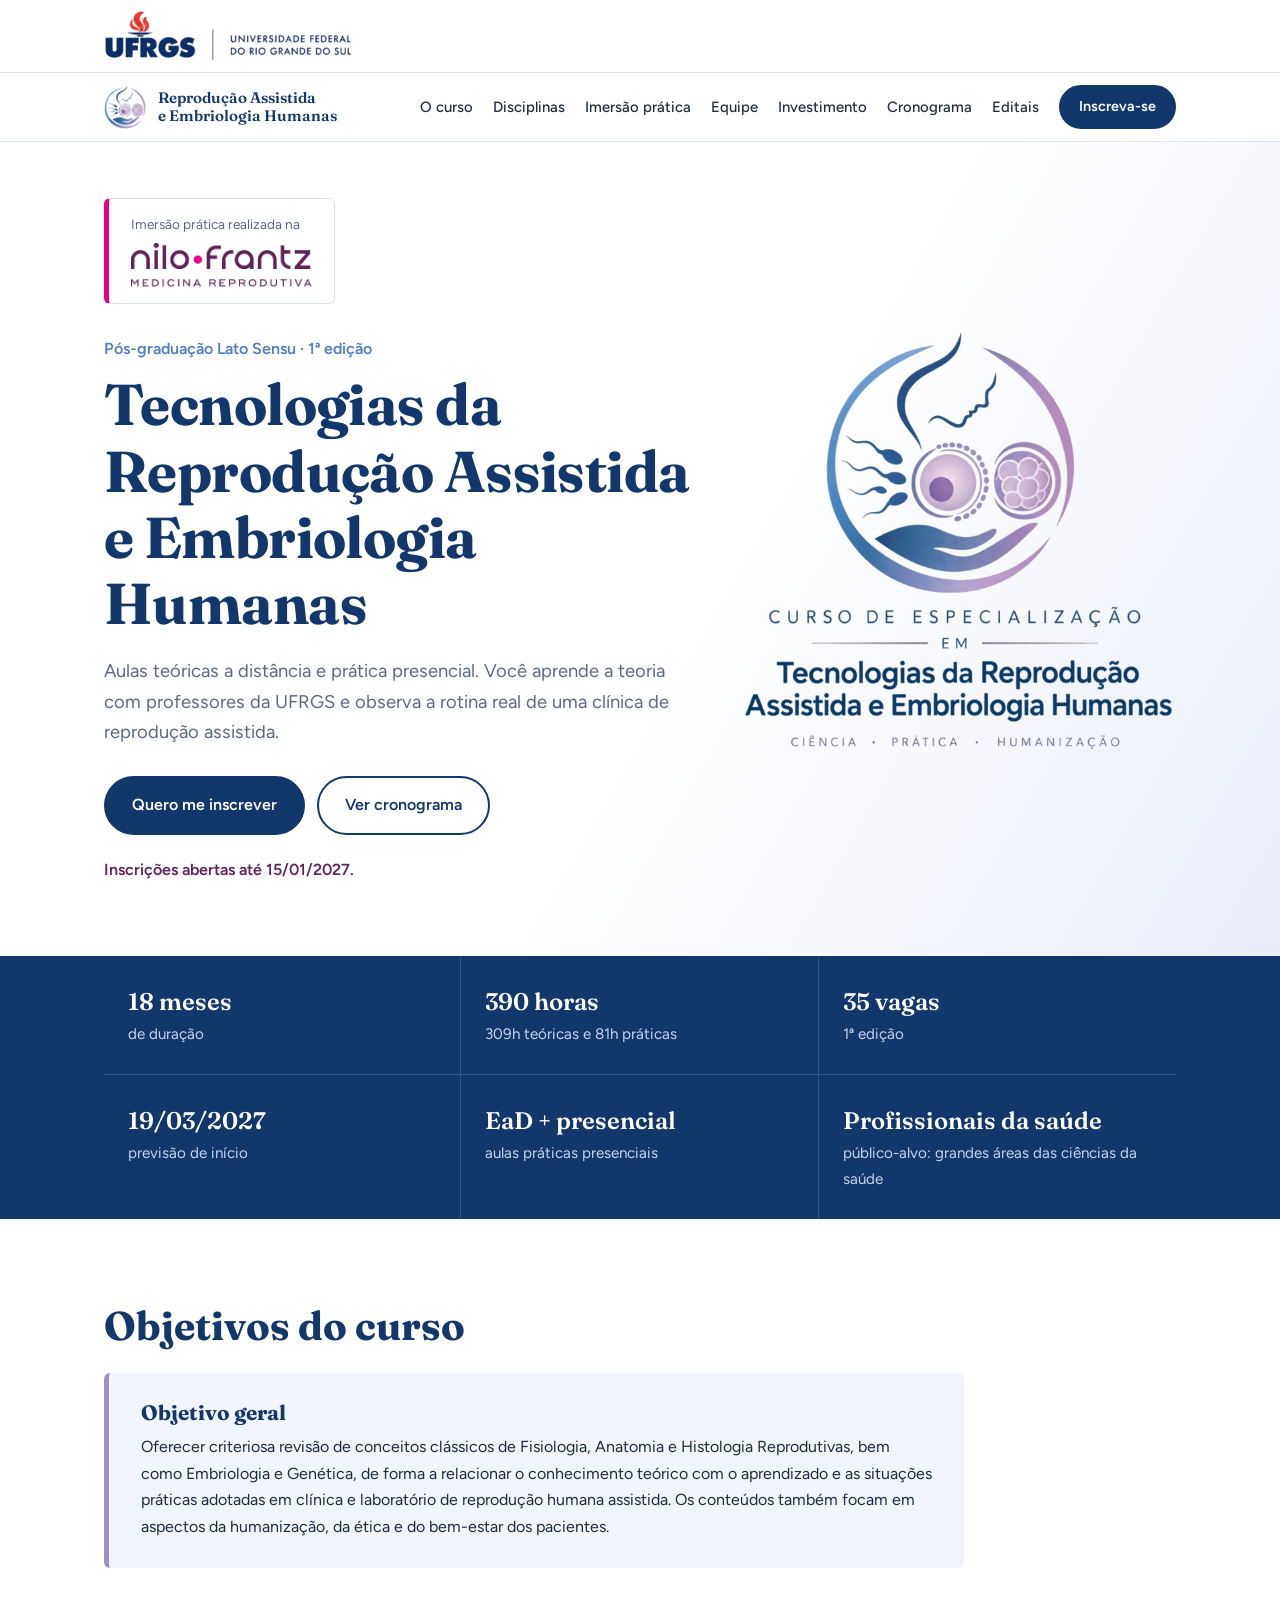
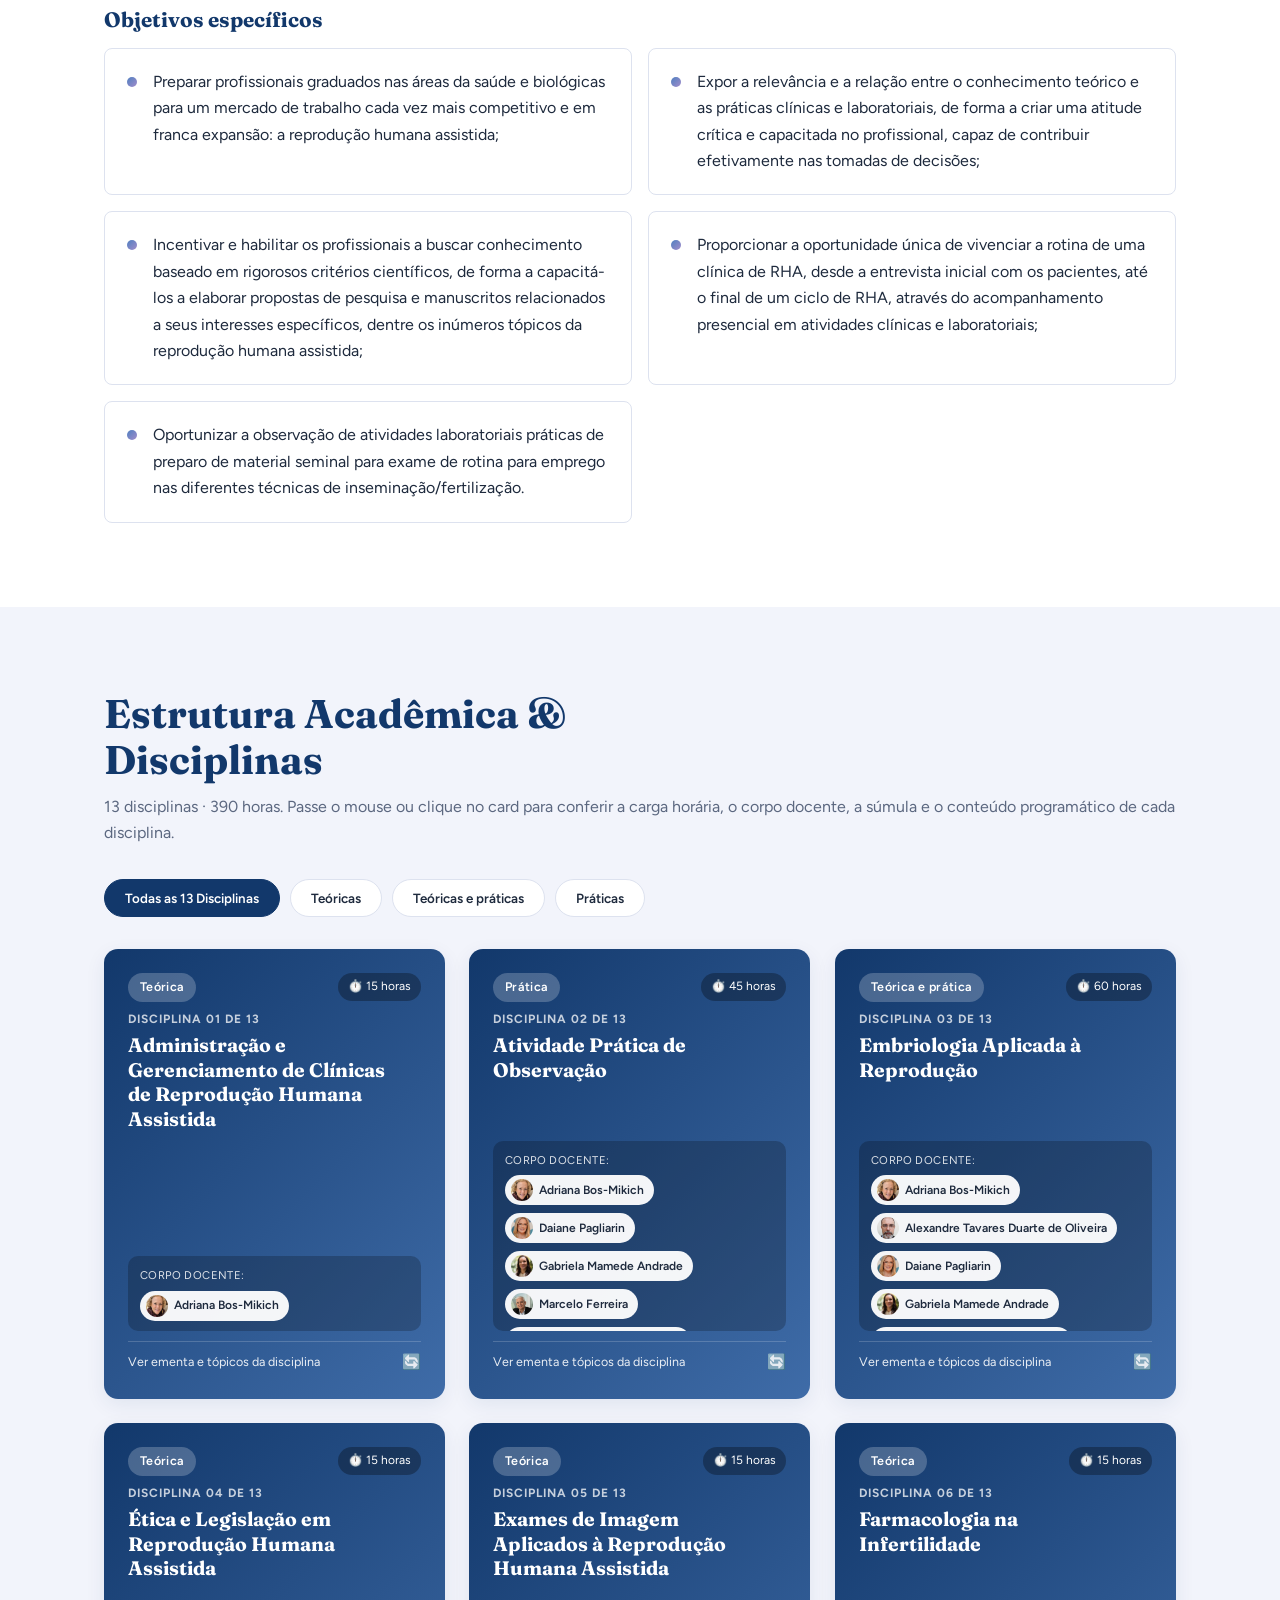
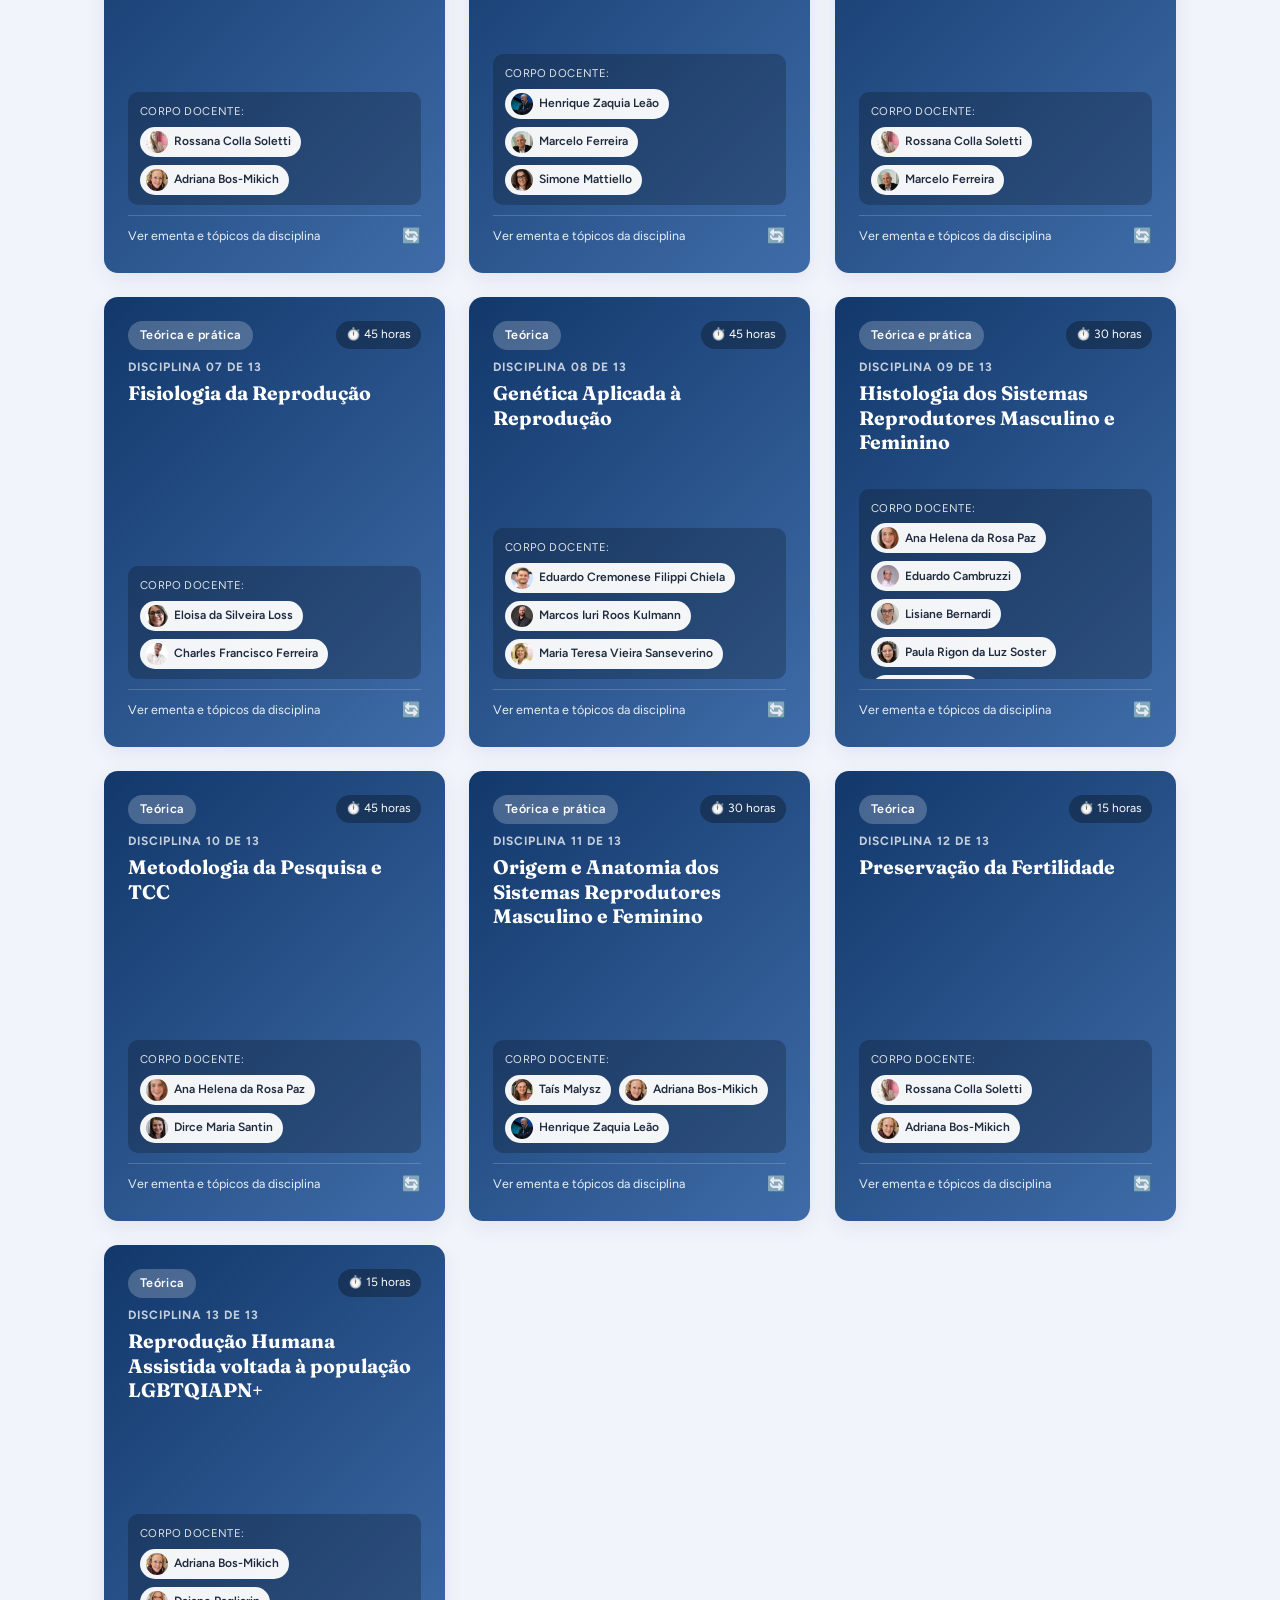
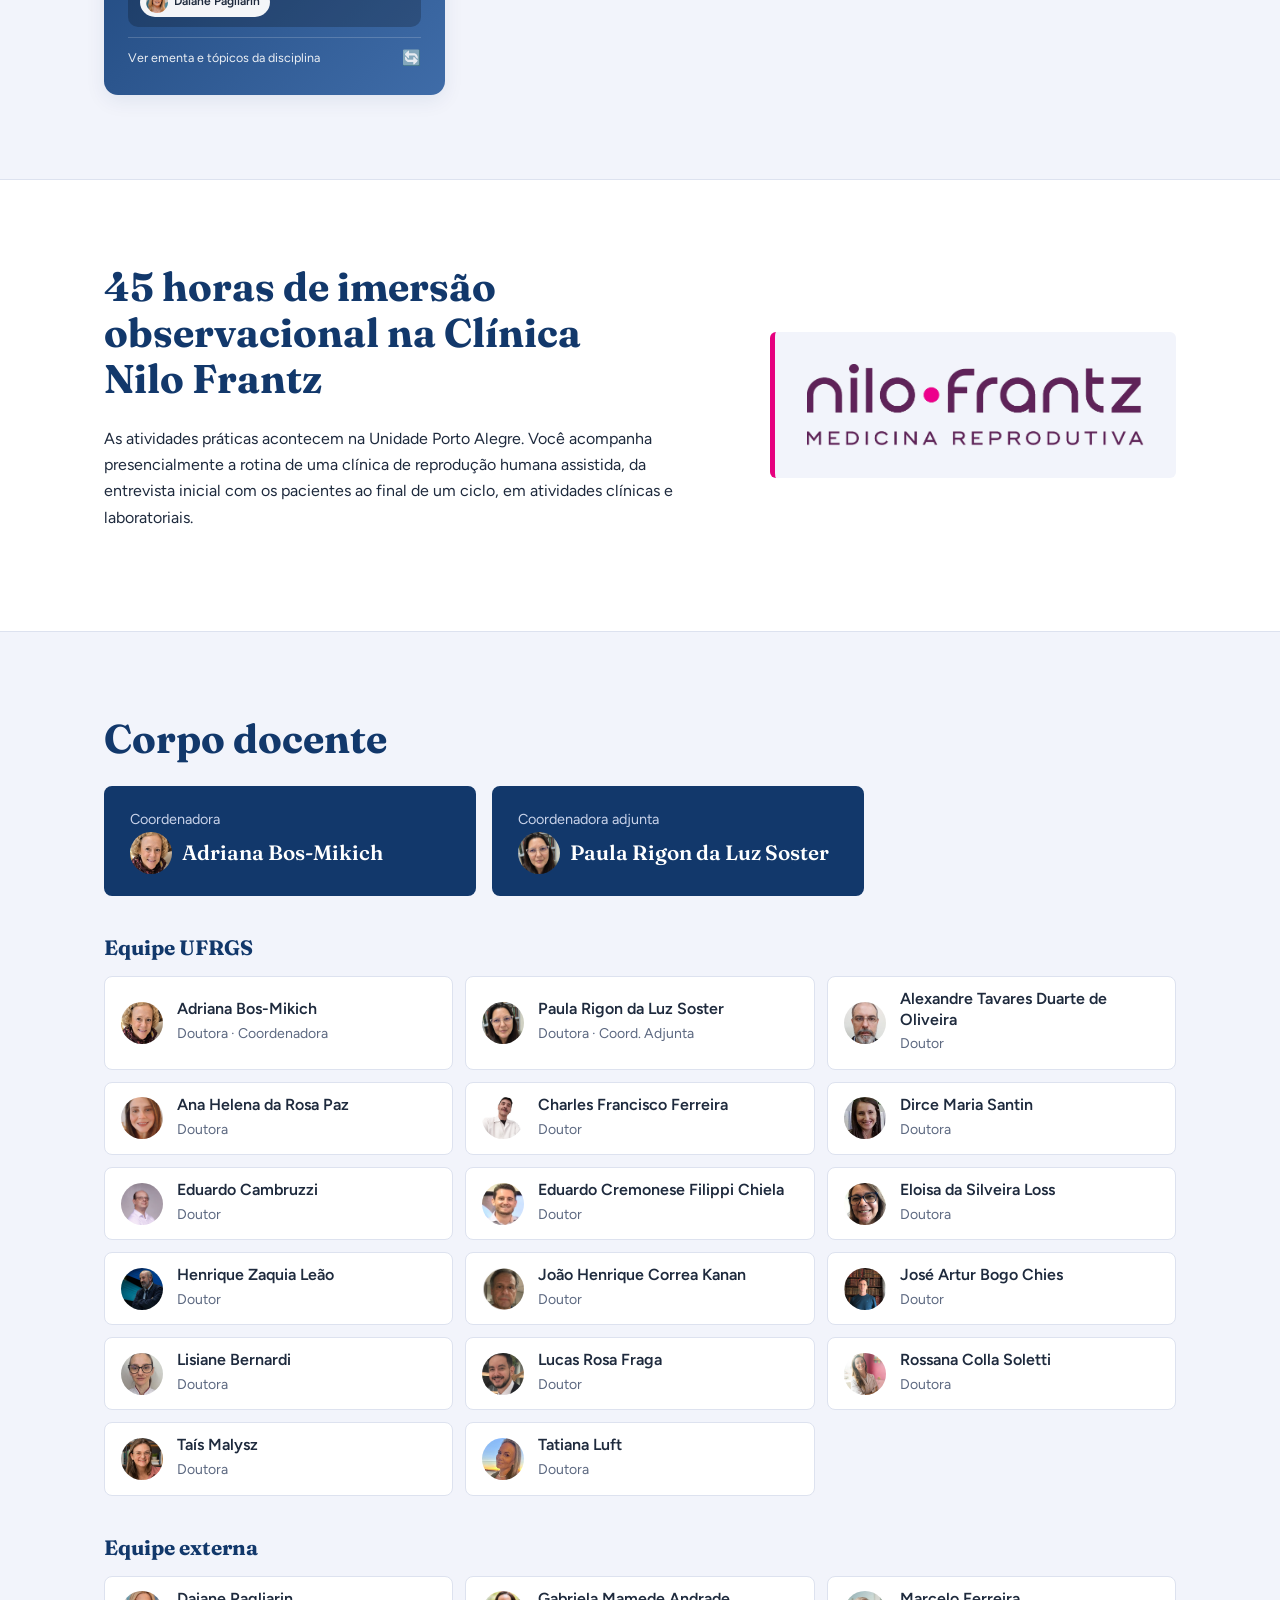
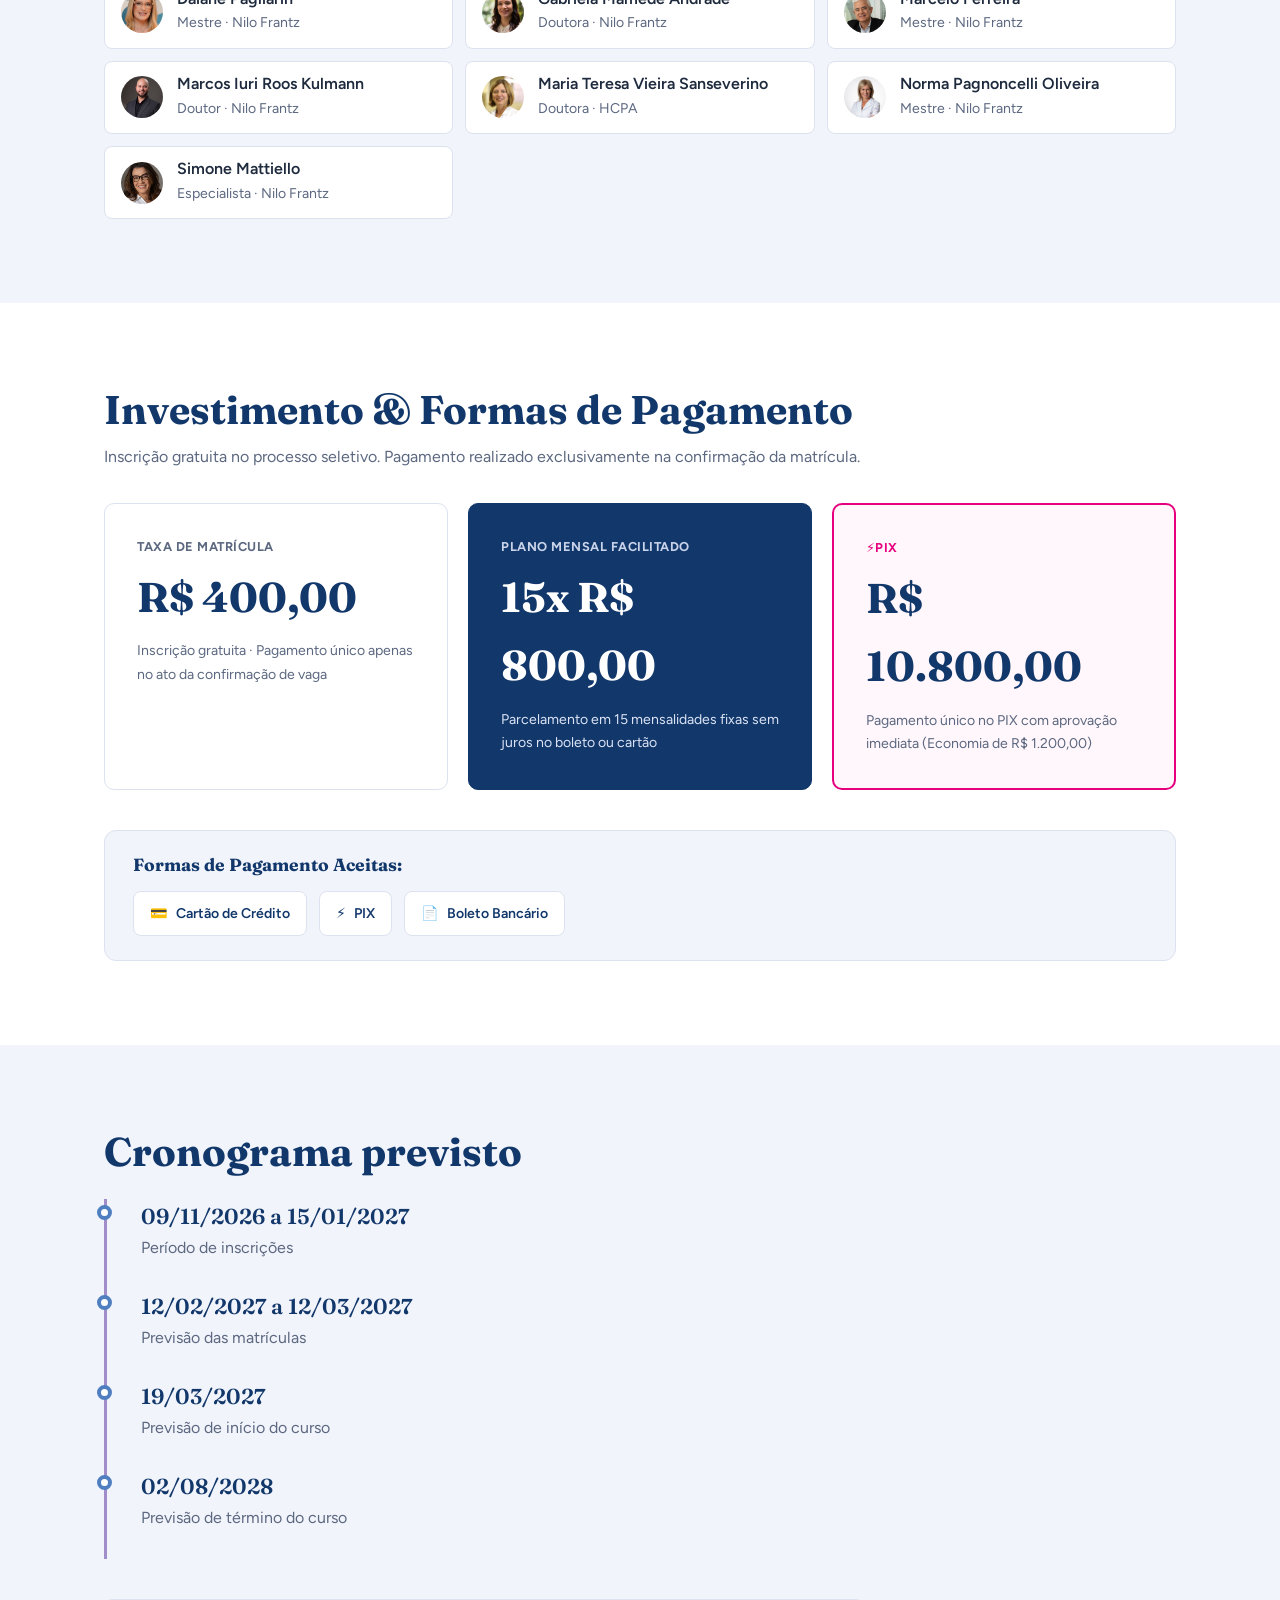
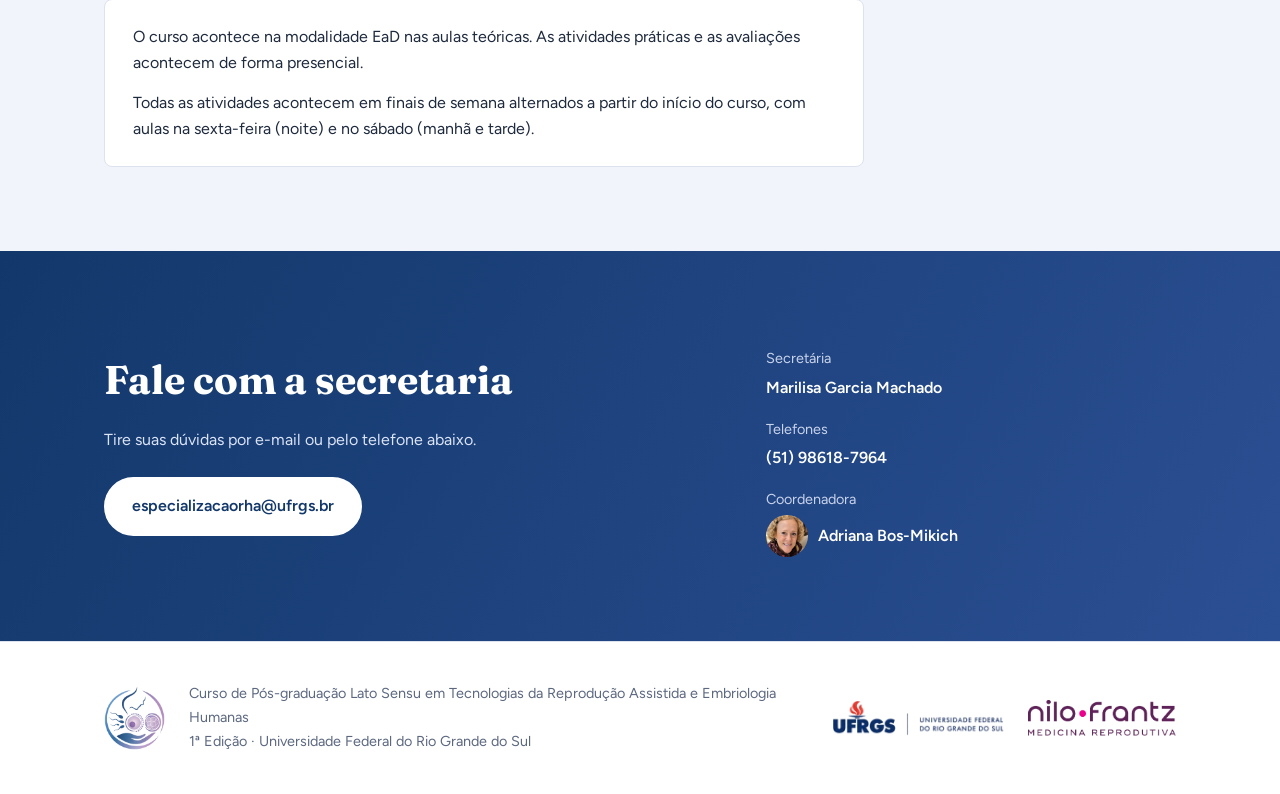
<file: index.html>
<!DOCTYPE html>
<html lang="pt-br">

<head>
  <meta charset="UTF-8">
  <meta name="viewport" content="width=device-width, initial-scale=1.0">
  <title>Especialização em Tecnologias da Reprodução Assistida e Embriologia Humanas | UFRGS</title>
  <meta name="description"
    content="Pós-graduação lato sensu da UFRGS, 1ª edição: 390 horas, EaD com aulas práticas presenciais e imersão na Clínica Nilo Frantz. Inscrições de 09/11/2026 a 15/01/2027.">
  <link rel="icon" href="assets/logo-curso-emblema.png">
  <link rel="preconnect" href="https://fonts.googleapis.com">
  <link
    href="https://fonts.googleapis.com/css2?family=Figtree:wght@400;500;600;700&family=Fraunces:opsz,wght@9..144,500;9..144,600;9..144,700&display=swap"
    rel="stylesheet">
  <link rel="stylesheet" href="style.css">
</head>

<body>

  <div class="ufrgs-bar">
    <div class="container"><a href="https://www.ufrgs.br" target="_blank" rel="noopener"><img src="assets/ufrgs.png"
          alt="Universidade Federal do Rio Grande do Sul"></a></div>
  </div>

  <header class="navbar">
    <div class="container nav-content">
      <a href="#inicio" class="brand"><img src="assets/logo-curso-emblema.png" alt=""><span>Reprodução Assistida<br>e
          Embriologia Humanas</span></a>
      <nav id="menu" class="nav-links">
        <a href="#curso">O curso</a>
        <a href="#disciplinas">Disciplinas</a>
        <a href="#pratica">Imersão prática</a>
        <a href="#equipe">Equipe</a>
        <a href="#investimento">Investimento</a>
        <a href="#cronograma">Cronograma</a>
        <a href="editais.html">Editais</a>
        <a href="inscricao.html" class="btn btn-sm">Inscreva-se</a>
      </nav>
      <button class="menu-btn" aria-label="Abrir menu" aria-controls="menu" aria-expanded="false">☰</button>
    </div>
  </header>

  <main>
    <section id="inicio" class="hero">
      <div class="container hero-grid">
        <div class="hero-text">
          <div class="partner-cover">
            <span>Imersão prática realizada na</span>
            <img src="assets/nilo-frantz.png" alt="Nilo Frantz Medicina Reprodutiva">
          </div>
          <p class="edition">Pós-graduação Lato Sensu · 1ª edição</p>
          <h1>Tecnologias da Reprodução Assistida e Embriologia Humanas</h1>
          <p class="lead">Aulas teóricas a distância e prática presencial. Você aprende a teoria com professores da
            UFRGS e observa a rotina real de uma clínica de reprodução assistida.</p>
          <div class="hero-cta">
            <a class="btn" href="inscricao.html">Quero me inscrever</a>
            <a class="btn btn-ghost" href="#cronograma">Ver cronograma</a>
          </div>
          <p id="status" class="status"></p>
        </div>
        <div class="hero-logo"><img src="assets/logo-curso.png" alt="Logo do curso: Ciência, Prática, Humanização">
        </div>
      </div>
    </section>

    <section id="curso" class="facts">
      <div class="container facts-grid">
        <div><strong>18 meses</strong><span>de duração</span></div>
        <div><strong>390 horas</strong><span>309h teóricas e 81h práticas</span></div>
        <div><strong>35 vagas</strong><span>1ª edição</span></div>
        <div><strong>19/03/2027</strong><span>previsão de início</span></div>
        <div><strong>EaD + presencial</strong><span>aulas práticas presenciais</span></div>
        <div><strong>Profissionais da saúde</strong><span>público-alvo: grandes áreas das ciências da saúde</span></div>
      </div>
    </section>

    <section id="objetivos" class="section">
      <div class="container">
        <h2>Objetivos do curso</h2>
        <div class="general">
          <h3>Objetivo geral</h3>
          <p>Oferecer criteriosa revisão de conceitos clássicos de Fisiologia, Anatomia e Histologia Reprodutivas, bem
            como Embriologia e Genética, de forma a relacionar o conhecimento teórico com o aprendizado e as situações
            práticas adotadas em clínica e laboratório de reprodução humana assistida. Os conteúdos também focam em
            aspectos da humanização, da ética e do bem-estar dos pacientes.</p>
        </div>
        <h3 class="sub">Objetivos específicos</h3>
        <ul id="specific" class="specific"></ul>
      </div>
    </section>

    <section id="disciplinas" class="section alt">
      <div class="container">
        <div class="section-header">
          <h2>Estrutura Acadêmica & Disciplinas</h2>
          <p class="section-sub">13 disciplinas · 390 horas. Passe o mouse ou clique no card para conferir a carga horária, o corpo docente, a súmula e o conteúdo programático de cada disciplina.</p>
        </div>

        <div class="course-tabs">
          <button class="tab-btn active" data-filter="all">Todas as 13 Disciplinas</button>
          <button class="tab-btn" data-filter="teorica">Teóricas</button>
          <button class="tab-btn" data-filter="mista">Teóricas e práticas</button>
          <button class="tab-btn" data-filter="pratica">Práticas</button>
        </div>

        <div id="course-grid" class="course-grid"></div>
      </div>
    </section>

    <section id="pratica" class="section practice">
      <div class="container practice-grid">
        <div>
          <h2>45 horas de imersão observacional na Clínica Nilo Frantz</h2>
          <p>As atividades práticas acontecem na Unidade Porto Alegre. Você acompanha presencialmente a rotina de uma
            clínica de reprodução humana assistida, da entrevista inicial com os pacientes ao final de um ciclo, em
            atividades clínicas e laboratoriais.</p>
        </div>
        <div class="practice-logo"><img src="assets/nilo-frantz.png" alt="Nilo Frantz Medicina Reprodutiva"></div>
      </div>
    </section>

    <section id="equipe" class="section alt">
      <div class="container">
        <h2>Corpo docente</h2>
        <div class="coord">
          <div><span>Coordenadora</span><strong data-teacher="Adriana Bos-Mikich">Adriana Bos-Mikich</strong></div>
          <div><span>Coordenadora adjunta</span><strong data-teacher="Paula Rigon da Luz Soster">Paula Rigon da Luz Soster</strong></div>
        </div>
        <h3 class="sub">Equipe UFRGS</h3>
        <ul id="team-ufrgs" class="team"></ul>
        <h3 class="sub">Equipe externa</h3>
        <ul id="team-ext" class="team"></ul>
      </div>
    </section>

    <section id="investimento" class="section">
      <div class="container">
        <h2>Investimento & Formas de Pagamento</h2>
        <p class="section-sub">Inscrição gratuita no processo seletivo. Pagamento realizado exclusivamente na confirmação da matrícula.</p>

        <div class="price-grid">
          <div class="price-card">
            <span class="price-badge">Taxa de Matrícula</span>
            <strong>R$ 400,00</strong>
            <p class="price-detail">Inscrição gratuita · Pagamento único apenas no ato da confirmação de vaga</p>
          </div>
          <div class="price-card main">
            <span class="price-badge highlight">Plano Mensal Facilitado</span>
            <strong>15x R$ 800,00</strong>
            <p class="price-detail">Parcelamento em 15 mensalidades fixas sem juros no boleto ou cartão</p>
          </div>
          <div class="price-card pix-card">
            <span class="price-badge pix-badge">⚡PIX </span>
            <strong>R$ 10.800,00</strong>
            <p class="price-detail">Pagamento único no PIX com aprovação imediata (Economia de R$ 1.200,00)</p>
          </div>
        </div>

        <div class="payment-methods-box">
          <h3>Formas de Pagamento Aceitas:</h3>
          <div class="payment-badges-row">
            <div class="pay-badge"><span class="pay-icon">💳</span> Cartão de Crédito</div>
            <div class="pay-badge"><span class="pay-icon">⚡</span> PIX</div>
            <div class="pay-badge"><span class="pay-icon">📄</span> Boleto Bancário</div>
          </div>
        </div>
      </div>
    </section>

    <section id="cronograma" class="section alt">
      <div class="container">
        <h2>Cronograma previsto</h2>
        <ol class="timeline">
          <li><time>09/11/2026 a 15/01/2027</time><span>Período de inscrições</span></li>
          <li><time>12/02/2027 a 12/03/2027</time><span>Previsão das matrículas</span></li>
          <li><time>19/03/2027</time><span>Previsão de início do curso</span></li>
          <li><time>02/08/2028</time><span>Previsão de término do curso</span></li>
        </ol>
        <div class="format">
          <p>O curso acontece na modalidade EaD nas aulas teóricas. As atividades práticas e as avaliações acontecem de
            forma presencial.</p>
          <p>Todas as atividades acontecem em finais de semana alternados a partir do início do curso, com aulas na
            sexta-feira (noite) e no sábado (manhã e tarde).</p>
        </div>
      </div>
    </section>

    <section id="contato" class="section contact">
      <div class="container contact-grid">
        <div>
          <h2>Fale com a secretaria</h2>
          <p>Tire suas dúvidas por e-mail ou pelo telefone abaixo.</p>
          <a class="btn"
            href="mailto:especializacaorha@ufrgs.br?subject=Inscri%C3%A7%C3%A3o%20-%20Especializa%C3%A7%C3%A3o%20em%20RHA%20e%20Embriologia">especializacaorha@ufrgs.br</a>
        </div>
        <dl>
          <dt>Secretária</dt>
          <dd>Marilisa Garcia Machado</dd>
          <dt>Telefones</dt>
          <dd><a href="tel:+5551986187964">(51) 98618-7964</a></dd>
          <dt>Coordenadora</dt>
          <dd data-teacher="Adriana Bos-Mikich">Adriana Bos-Mikich</dd>
        </dl>
      </div>
    </section>
  </main>

  <footer>
    <div class="container footer-content">
      <img src="assets/logo-curso-emblema.png" alt="" class="f-emblem">
      <p>Curso de Pós-graduação Lato Sensu em Tecnologias da Reprodução Assistida e Embriologia Humanas<br>1ª Edição ·
        Universidade Federal do Rio Grande do Sul</p>
      <div class="f-logos"><img src="assets/ufrgs.png" alt="UFRGS"><img src="assets/nilo-frantz.png" alt="Nilo Frantz">
      </div>
    </div>
  </footer>

  <script src="app.js"></script>
</body>

</html>
</file>
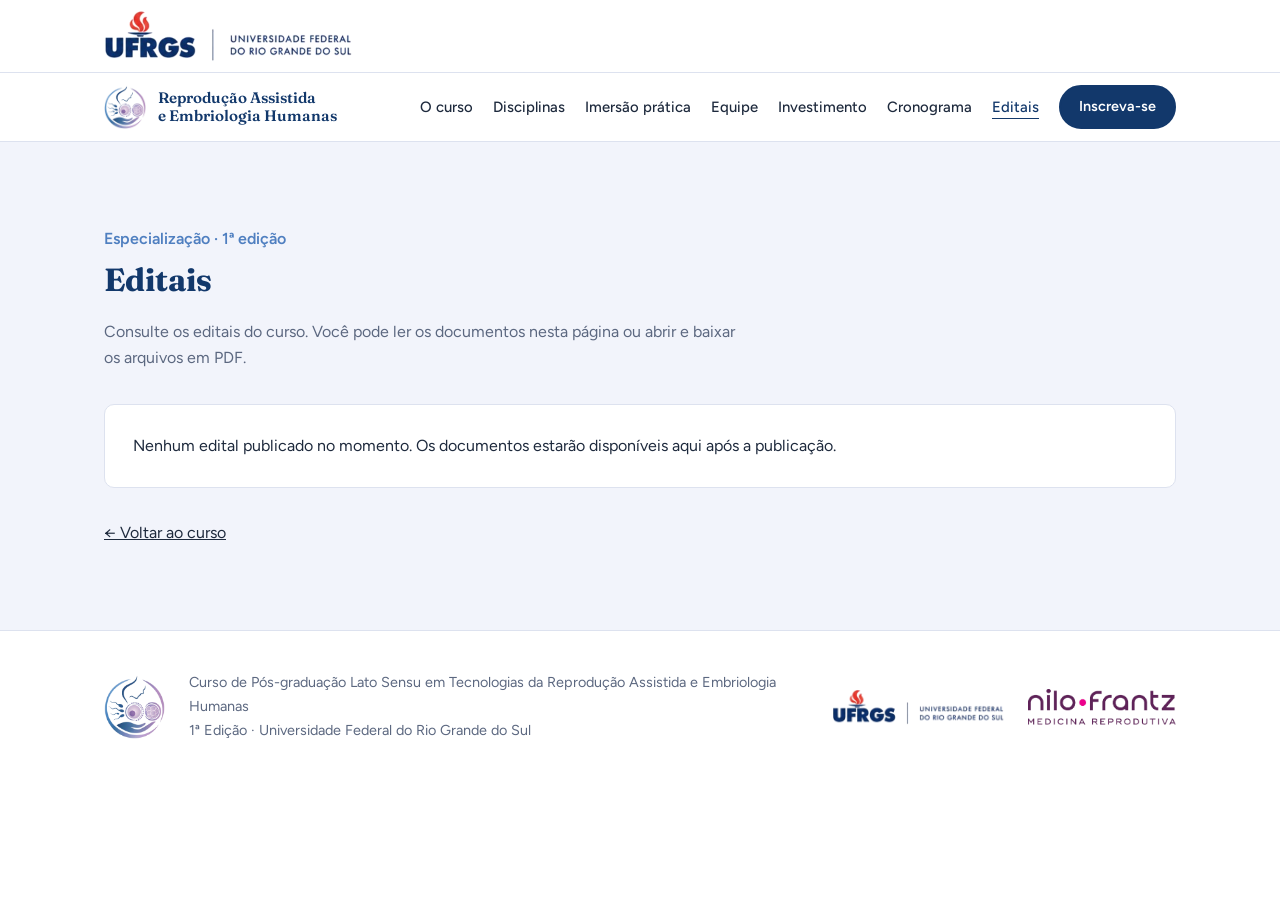
<file: editais.html>
<!DOCTYPE html>
<html lang="pt-br">

<head>
  <meta charset="UTF-8">
  <meta name="viewport" content="width=device-width, initial-scale=1.0">
  <title>Editais | Reprodução Assistida e Embriologia Humanas</title>
  <meta name="description" content="Consulte e baixe os editais da especialização em Tecnologias da Reprodução Assistida e Embriologia Humanas da UFRGS.">
  <link rel="icon" href="assets/logo-curso-emblema.png">
  <link rel="preconnect" href="https://fonts.googleapis.com">
  <link
    href="https://fonts.googleapis.com/css2?family=Figtree:wght@400;500;600;700&family=Fraunces:opsz,wght@9..144,500;9..144,600;9..144,700&display=swap"
    rel="stylesheet">
  <link rel="stylesheet" href="style.css">
  <link rel="stylesheet" href="editais.css">
</head>

<body>

  <div class="ufrgs-bar">
    <div class="container"><a href="https://www.ufrgs.br" target="_blank" rel="noopener"><img src="assets/ufrgs.png"
          alt="Universidade Federal do Rio Grande do Sul"></a></div>
  </div>

  <header class="navbar">
    <div class="container nav-content">
      <a href="index.html#inicio" class="brand"><img src="assets/logo-curso-emblema.png" alt=""><span>Reprodução Assistida<br>e
          Embriologia Humanas</span></a>
      <nav id="menu" class="nav-links">
        <a href="index.html#curso">O curso</a>
        <a href="index.html#disciplinas">Disciplinas</a>
        <a href="index.html#pratica">Imersão prática</a>
        <a href="index.html#equipe">Equipe</a>
        <a href="index.html#investimento">Investimento</a>
        <a href="index.html#cronograma">Cronograma</a>
        <a href="editais.html" aria-current="page">Editais</a>
        <a href="inscricao.html" class="btn btn-sm">Inscreva-se</a>
      </nav>
      <button class="menu-btn" aria-label="Abrir menu" aria-controls="menu" aria-expanded="false">☰</button>
    </div>
  </header>

  <main class="section alt">
    <div class="container">
      <p class="edition">Especialização · 1ª edição</p>
      <h1>Editais</h1>
      <p class="editais-intro">Consulte os editais do curso. Você pode ler os documentos nesta página ou abrir e baixar os arquivos em PDF.</p>
      <div id="editais-list">
        <p class="editais-empty">Nenhum edital publicado no momento. Os documentos estarão disponíveis aqui após a publicação.</p>
      </div>
      <noscript><p>Ative o JavaScript para consultar a lista de documentos publicados.</p></noscript>
      <p class="editais-return"><a href="index.html">← Voltar ao curso</a></p>
    </div>
  </main>

  <footer>
    <div class="container footer-content">
      <img src="assets/logo-curso-emblema.png" alt="" class="f-emblem">
      <p>Curso de Pós-graduação Lato Sensu em Tecnologias da Reprodução Assistida e Embriologia Humanas<br>1ª Edição ·
        Universidade Federal do Rio Grande do Sul</p>
      <div class="f-logos"><img src="assets/ufrgs.png" alt="UFRGS"><img src="assets/nilo-frantz.png" alt="Nilo Frantz">
      </div>
    </div>
  </footer>

  <script src="app.js"></script>
  <script src="editais.js"></script>
</body>

</html>
</file>
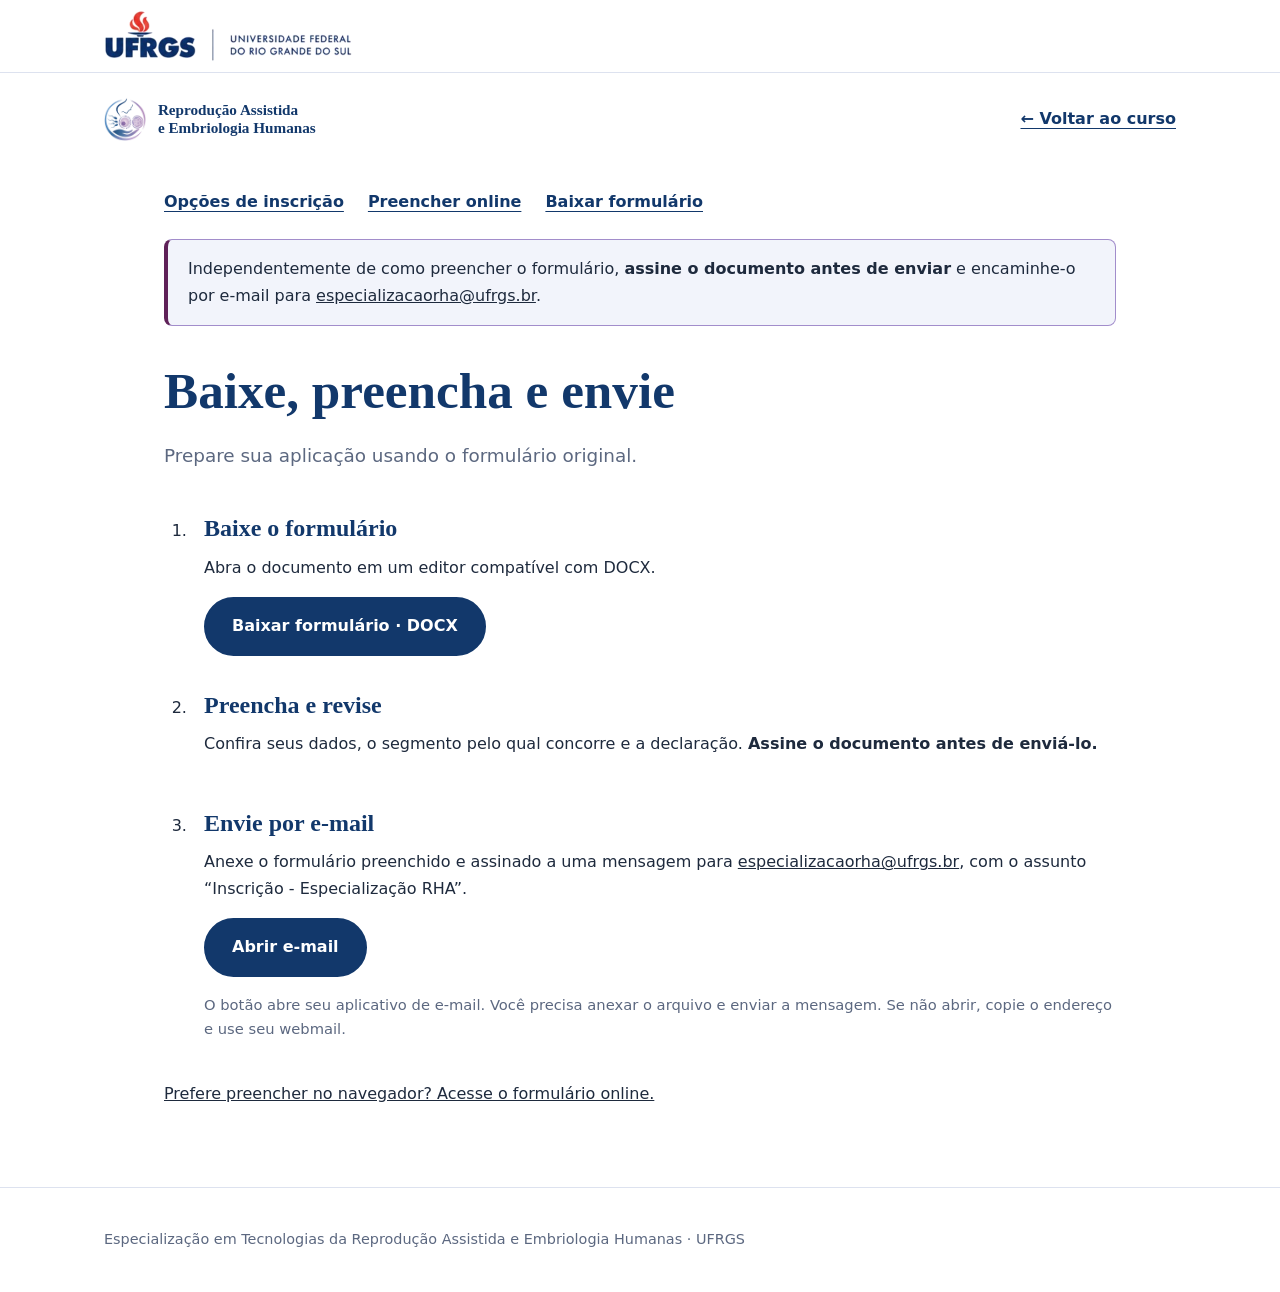
<file: inscricao-instrucoes.html>
<!DOCTYPE html>
<html lang="pt-BR">
<head>
  <meta charset="UTF-8">
  <meta name="viewport" content="width=device-width, initial-scale=1">
  <title>Instruções de inscrição | Reprodução Assistida e Embriologia Humanas</title>
  <meta name="robots" content="noindex">
  <link rel="icon" href="assets/logo-curso-emblema.png">
  <link rel="stylesheet" href="style.css">
  <link rel="stylesheet" href="registration.css">
</head>
<body class="registration-page">
  <div class="ufrgs-bar"><div class="container"><img src="assets/ufrgs.png" alt="UFRGS"></div></div>
  <header class="registration-header container">
    <a class="brand" href="index.html"><img src="assets/logo-curso-emblema.png" alt=""><span>Reprodução Assistida<br>e Embriologia Humanas</span></a>
    <a href="index.html">← Voltar ao curso</a>
  </header>
  <main class="container registration-main">
    <nav aria-label="Navegação da inscrição" class="registration-nav"><a href="inscricao.html">Opções de inscrição</a><a href="inscricao-online.html">Preencher online</a><a href="inscricao-instrucoes.html">Baixar formulário</a></nav>
    <div class="submission-notice">Independentemente de como preencher o formulário, <strong>assine o documento antes de enviar</strong> e encaminhe-o por e-mail para <a href="mailto:especializacaorha@ufrgs.br">especializacaorha@ufrgs.br</a>.</div>
    <h1>Baixe, preencha e envie</h1>
<p class="registration-lead">Prepare sua aplicação usando o formulário original.</p>
<ol class="registration-steps">
<li><h2>Baixe o formulário</h2><p>Abra o documento em um editor compatível com DOCX.</p><a class="btn" href="assets/registration/formulario-inscricao.docx" download>Baixar formulário · DOCX</a></li>
<li><h2>Preencha e revise</h2><p>Confira seus dados, o segmento pelo qual concorre e a declaração. <strong>Assine o documento antes de enviá-lo.</strong></p></li>
<li><h2>Envie por e-mail</h2><p>Anexe o formulário preenchido e assinado a uma mensagem para <a href="mailto:especializacaorha@ufrgs.br">especializacaorha@ufrgs.br</a>, com o assunto “Inscrição - Especialização RHA”.</p><a class="btn" href="mailto:especializacaorha@ufrgs.br?subject=Inscri%C3%A7%C3%A3o%20-%20Especializa%C3%A7%C3%A3o%20RHA">Abrir e-mail</a><p class="registration-note">O botão abre seu aplicativo de e-mail. Você precisa anexar o arquivo e enviar a mensagem. Se não abrir, copie o endereço e use seu webmail.</p></li>
</ol>
<p><a href="inscricao-online.html">Prefere preencher no navegador? Acesse o formulário online.</a></p>
  </main>
  <footer><div class="container"><p>Especialização em Tecnologias da Reprodução Assistida e Embriologia Humanas · UFRGS</p></div></footer>

</body>
</html>
</file>
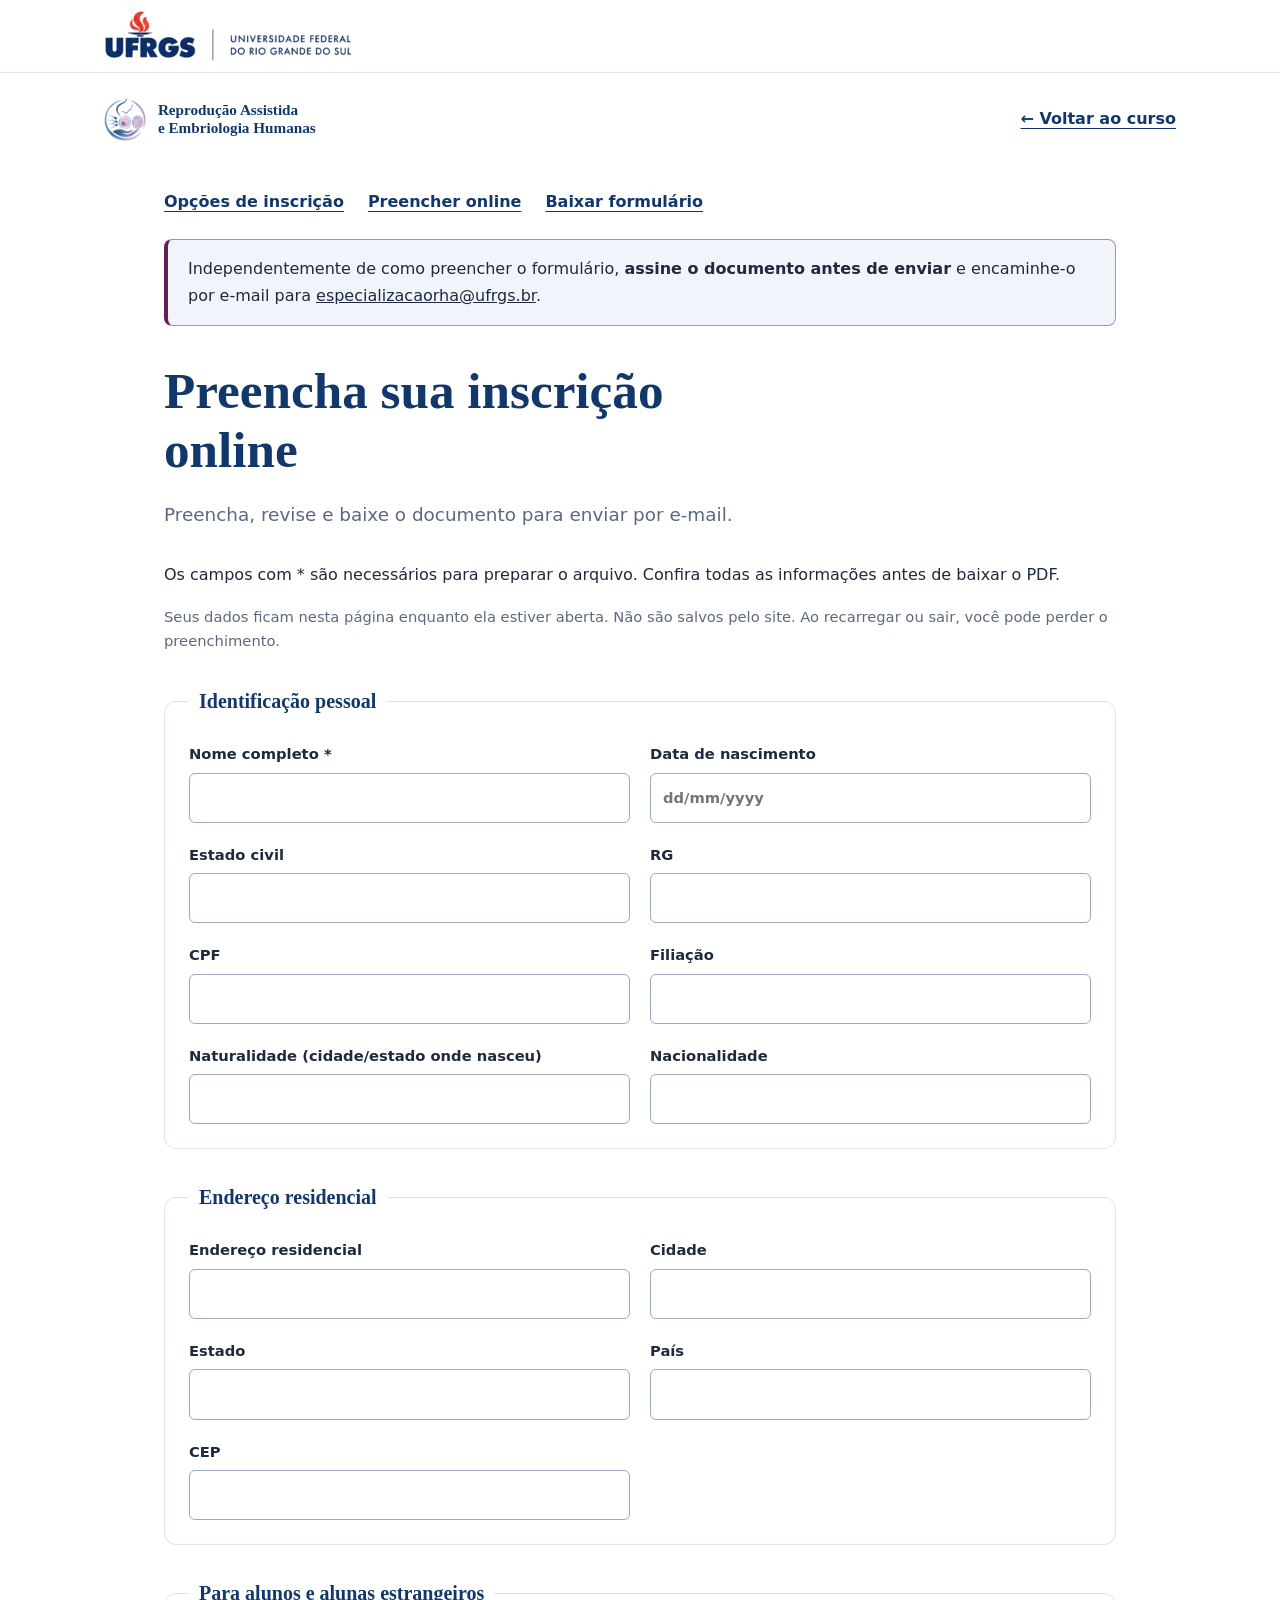
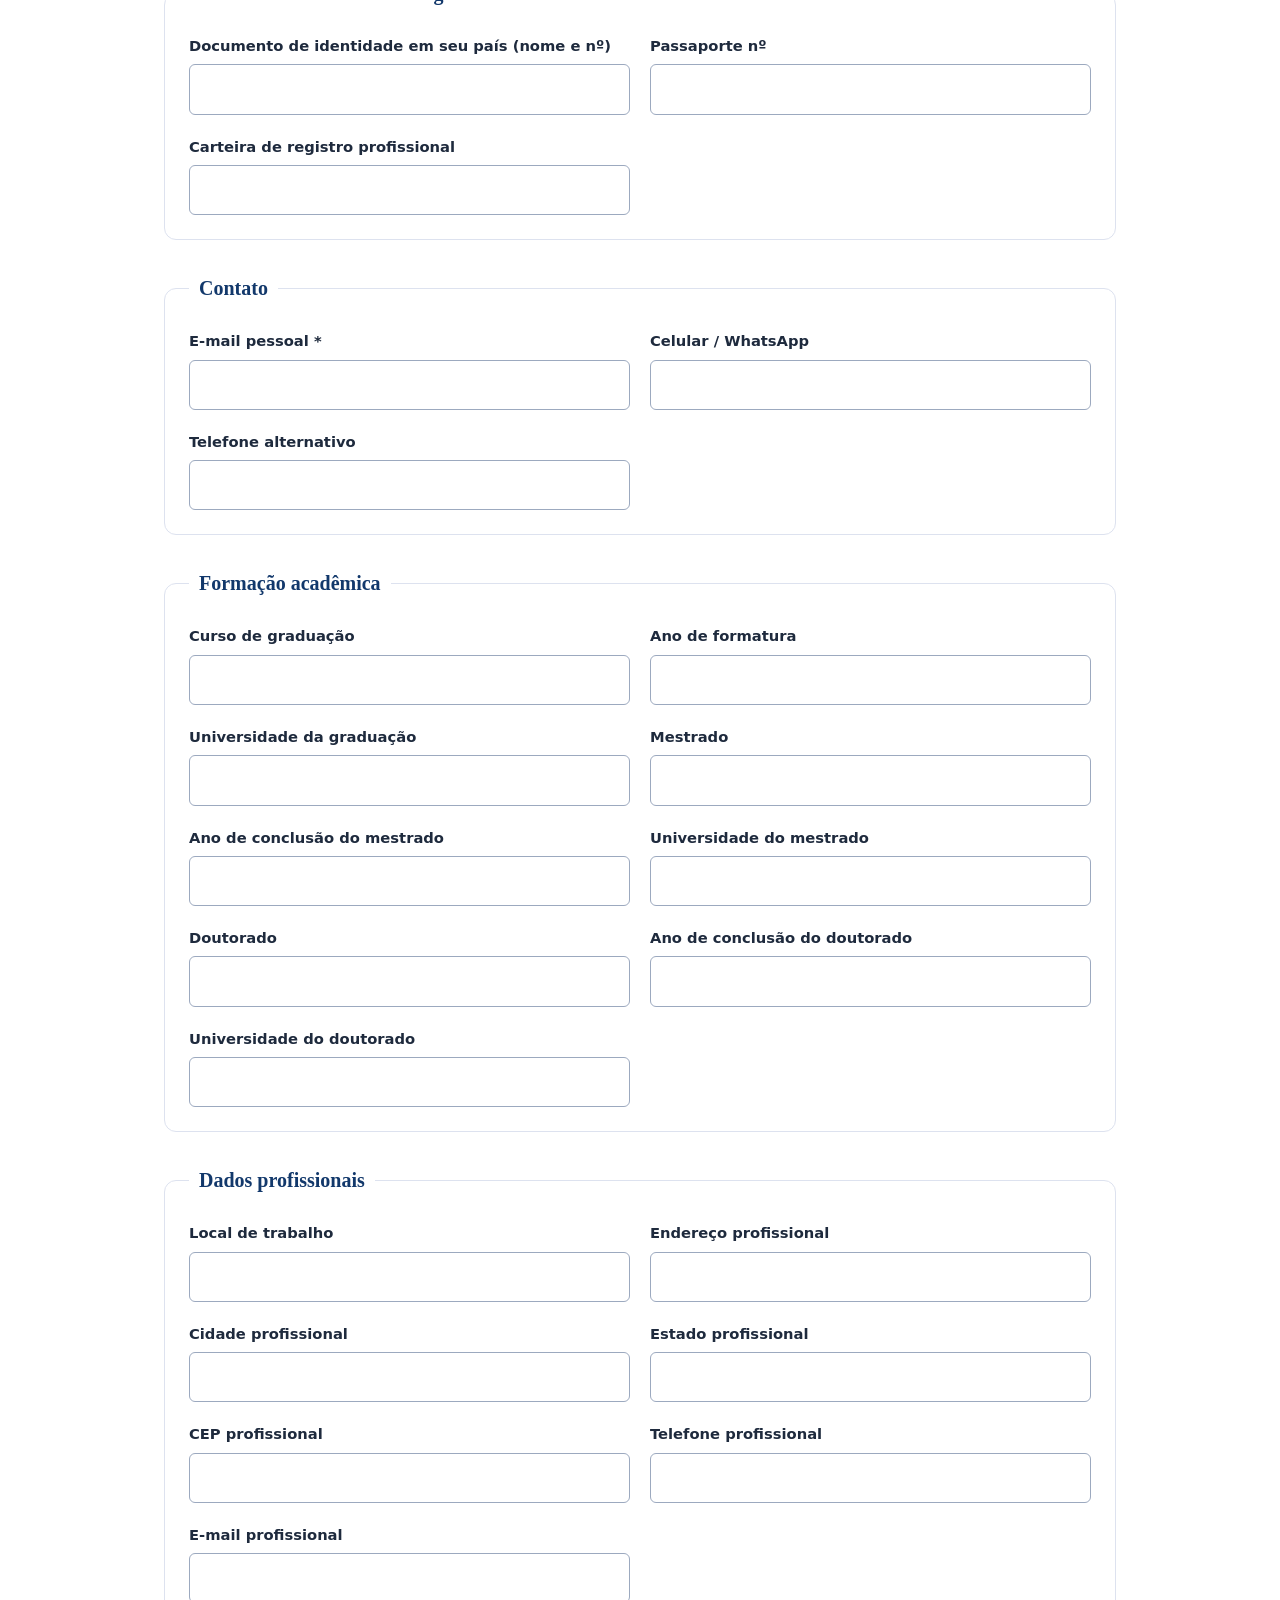
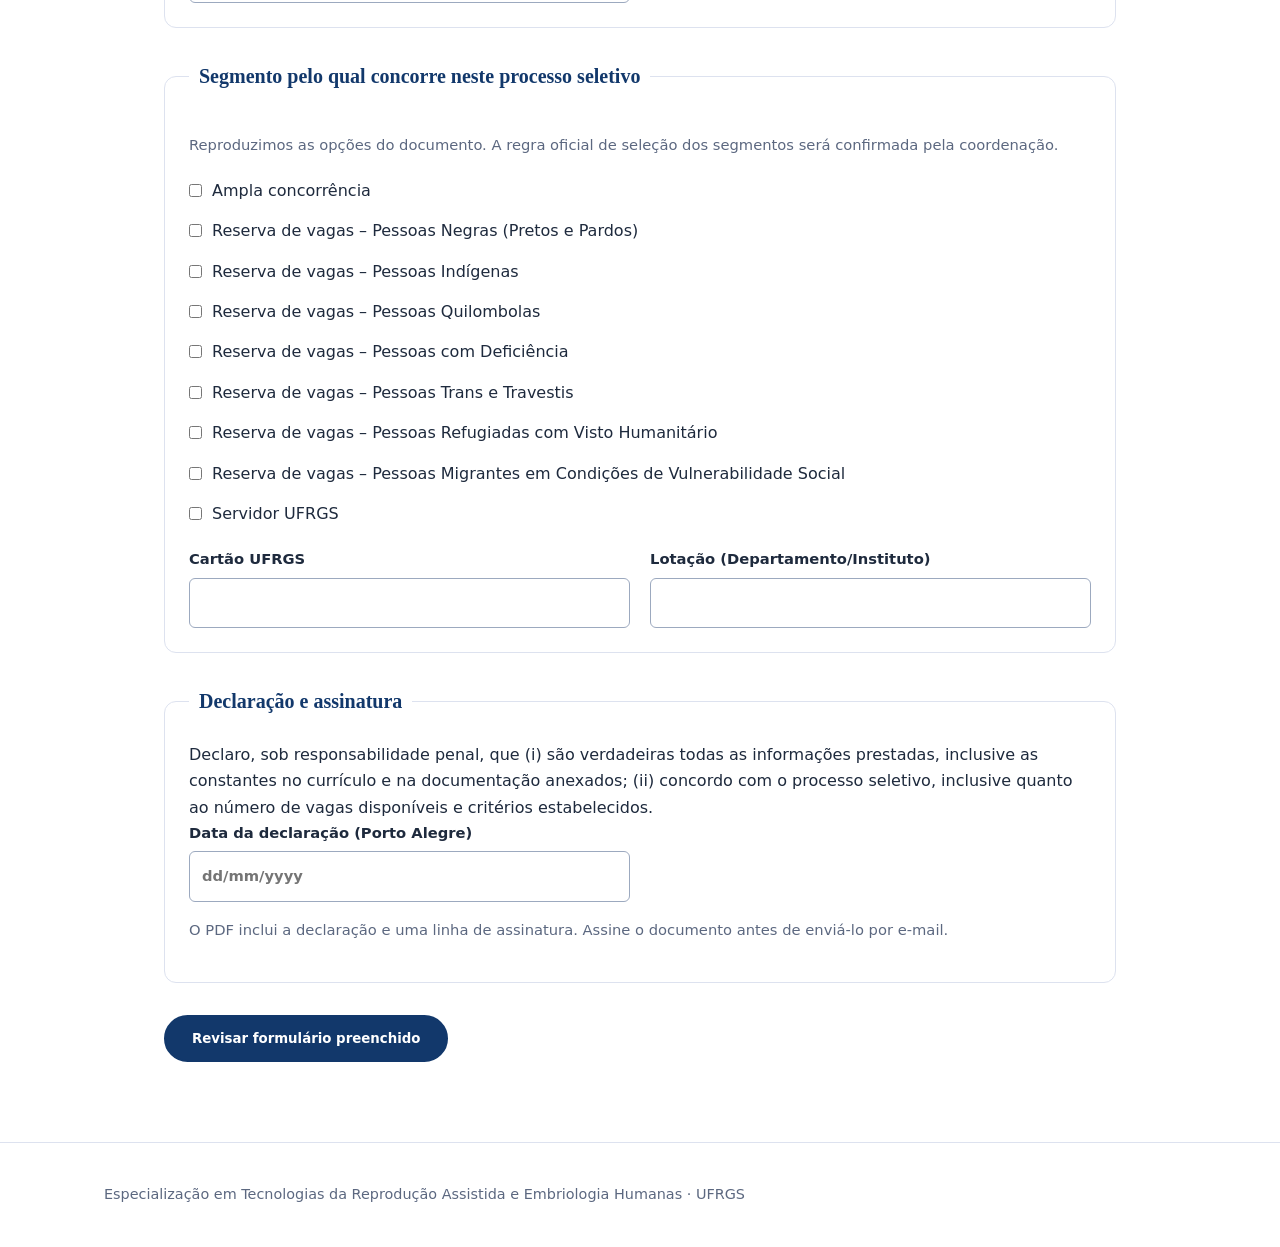
<file: inscricao-online.html>
<!DOCTYPE html>
<html lang="pt-BR">
<head>
  <meta charset="UTF-8">
  <meta name="viewport" content="width=device-width, initial-scale=1">
  <title>Formulário online | Reprodução Assistida e Embriologia Humanas</title>
  <meta name="robots" content="noindex">
  <link rel="icon" href="assets/logo-curso-emblema.png">
  <link rel="stylesheet" href="style.css">
  <link rel="stylesheet" href="registration.css">
</head>
<body class="registration-page">
  <div class="ufrgs-bar"><div class="container"><img src="assets/ufrgs.png" alt="UFRGS"></div></div>
  <header class="registration-header container">
    <a class="brand" href="index.html"><img src="assets/logo-curso-emblema.png" alt=""><span>Reprodução Assistida<br>e Embriologia Humanas</span></a>
    <a href="index.html">← Voltar ao curso</a>
  </header>
  <main class="container registration-main">
    <nav aria-label="Navegação da inscrição" class="registration-nav"><a href="inscricao.html">Opções de inscrição</a><a href="inscricao-online.html">Preencher online</a><a href="inscricao-instrucoes.html">Baixar formulário</a></nav>
    <div class="submission-notice">Independentemente de como preencher o formulário, <strong>assine o documento antes de enviar</strong> e encaminhe-o por e-mail para <a href="mailto:especializacaorha@ufrgs.br">especializacaorha@ufrgs.br</a>.</div>
    <h1>Preencha sua inscrição online</h1>
<p class="registration-lead">Preencha, revise e baixe o documento para enviar por e-mail.</p>
<p>Os campos com * são necessários para preparar o arquivo. Confira todas as informações antes de baixar o PDF.</p>
<p class="registration-note">Seus dados ficam nesta página enquanto ela estiver aberta. Não são salvos pelo site. Ao recarregar ou sair, você pode perder o preenchimento.</p>
<noscript><p>Ative o JavaScript para preparar o arquivo preenchido ou <a href="inscricao-instrucoes.html">baixe o formulário original</a>.</p></noscript>
<form id="registration-form" method="post" autocomplete="off"><fieldset><legend>Identificação pessoal</legend><div class="registration-fields"><label for="nome">Nome completo *<input id="nome" name="nome" type="text" autocomplete="name" required></label><label for="nascimento">Data de nascimento<input id="nascimento" name="nascimento" type="text" data-date inputmode="numeric" placeholder="dd/mm/yyyy" pattern="[0-9]{2}/[0-9]{2}/[0-9]{4}" maxlength="10" title="Informe uma data válida no formato dd/mm/yyyy" autocomplete="bday"></label><label for="estado_civil">Estado civil<input id="estado_civil" name="estado_civil" type="text" autocomplete="off"></label><label for="rg">RG<input id="rg" name="rg" type="text" autocomplete="off"></label><label for="cpf">CPF<input id="cpf" name="cpf" type="text" autocomplete="off"></label><label for="filiacao">Filiação<input id="filiacao" name="filiacao" type="text" autocomplete="off"></label><label for="naturalidade">Naturalidade (cidade/estado onde nasceu)<input id="naturalidade" name="naturalidade" type="text" autocomplete="off"></label><label for="nacionalidade">Nacionalidade<input id="nacionalidade" name="nacionalidade" type="text" autocomplete="off"></label></div></fieldset>
<fieldset><legend>Endereço residencial</legend><div class="registration-fields"><label for="endereco">Endereço residencial<input id="endereco" name="endereco" type="text" autocomplete="off"></label><label for="cidade">Cidade<input id="cidade" name="cidade" type="text" autocomplete="off"></label><label for="estado">Estado<input id="estado" name="estado" type="text" autocomplete="off"></label><label for="pais">País<input id="pais" name="pais" type="text" autocomplete="off"></label><label for="cep">CEP<input id="cep" name="cep" type="text" autocomplete="off"></label></div></fieldset>
<fieldset><legend>Para alunos e alunas estrangeiros</legend><div class="registration-fields"><label for="identidade_exterior">Documento de identidade em seu país (nome e nº)<input id="identidade_exterior" name="identidade_exterior" type="text" autocomplete="off"></label><label for="passaporte">Passaporte nº<input id="passaporte" name="passaporte" type="text" autocomplete="off"></label><label for="registro_profissional">Carteira de registro profissional<input id="registro_profissional" name="registro_profissional" type="text" autocomplete="off"></label></div></fieldset>
<fieldset><legend>Contato</legend><div class="registration-fields"><label for="email">E-mail pessoal *<input id="email" name="email" type="email" autocomplete="email" required></label><label for="celular">Celular / WhatsApp<input id="celular" name="celular" type="tel" autocomplete="tel"></label><label for="telefone">Telefone alternativo<input id="telefone" name="telefone" type="tel" autocomplete="off"></label></div></fieldset>
<fieldset><legend>Formação acadêmica</legend><div class="registration-fields"><label for="graduacao">Curso de graduação<input id="graduacao" name="graduacao" type="text" autocomplete="off"></label><label for="ano_graduacao">Ano de formatura<input id="ano_graduacao" name="ano_graduacao" type="text" autocomplete="off"></label><label for="universidade_graduacao">Universidade da graduação<input id="universidade_graduacao" name="universidade_graduacao" type="text" autocomplete="off"></label><label for="mestrado">Mestrado<input id="mestrado" name="mestrado" type="text" autocomplete="off"></label><label for="ano_mestrado">Ano de conclusão do mestrado<input id="ano_mestrado" name="ano_mestrado" type="text" autocomplete="off"></label><label for="universidade_mestrado">Universidade do mestrado<input id="universidade_mestrado" name="universidade_mestrado" type="text" autocomplete="off"></label><label for="doutorado">Doutorado<input id="doutorado" name="doutorado" type="text" autocomplete="off"></label><label for="ano_doutorado">Ano de conclusão do doutorado<input id="ano_doutorado" name="ano_doutorado" type="text" autocomplete="off"></label><label for="universidade_doutorado">Universidade do doutorado<input id="universidade_doutorado" name="universidade_doutorado" type="text" autocomplete="off"></label></div></fieldset>
<fieldset><legend>Dados profissionais</legend><div class="registration-fields"><label for="trabalho">Local de trabalho<input id="trabalho" name="trabalho" type="text" autocomplete="off"></label><label for="endereco_trabalho">Endereço profissional<input id="endereco_trabalho" name="endereco_trabalho" type="text" autocomplete="off"></label><label for="cidade_trabalho">Cidade profissional<input id="cidade_trabalho" name="cidade_trabalho" type="text" autocomplete="off"></label><label for="estado_trabalho">Estado profissional<input id="estado_trabalho" name="estado_trabalho" type="text" autocomplete="off"></label><label for="cep_trabalho">CEP profissional<input id="cep_trabalho" name="cep_trabalho" type="text" autocomplete="off"></label><label for="telefone_trabalho">Telefone profissional<input id="telefone_trabalho" name="telefone_trabalho" type="tel" autocomplete="off"></label><label for="email_trabalho">E-mail profissional<input id="email_trabalho" name="email_trabalho" type="email" autocomplete="off"></label></div></fieldset>
<fieldset><legend>Segmento pelo qual concorre neste processo seletivo</legend><p class="registration-note">Reproduzimos as opções do documento. A regra oficial de seleção dos segmentos será confirmada pela coordenação.</p><div class="registration-checks"><label><input type="checkbox" name="segmento" value="Ampla concorrência"> Ampla concorrência</label><label><input type="checkbox" name="segmento" value="Reserva de vagas – Pessoas Negras (Pretos e Pardos)"> Reserva de vagas – Pessoas Negras (Pretos e Pardos)</label><label><input type="checkbox" name="segmento" value="Reserva de vagas – Pessoas Indígenas"> Reserva de vagas – Pessoas Indígenas</label><label><input type="checkbox" name="segmento" value="Reserva de vagas – Pessoas Quilombolas"> Reserva de vagas – Pessoas Quilombolas</label><label><input type="checkbox" name="segmento" value="Reserva de vagas – Pessoas com Deficiência"> Reserva de vagas – Pessoas com Deficiência</label><label><input type="checkbox" name="segmento" value="Reserva de vagas – Pessoas Trans e Travestis"> Reserva de vagas – Pessoas Trans e Travestis</label><label><input type="checkbox" name="segmento" value="Reserva de vagas – Pessoas Refugiadas com Visto Humanitário"> Reserva de vagas – Pessoas Refugiadas com Visto Humanitário</label><label><input type="checkbox" name="segmento" value="Reserva de vagas – Pessoas Migrantes em Condições de Vulnerabilidade Social"> Reserva de vagas – Pessoas Migrantes em Condições de Vulnerabilidade Social</label><label><input type="checkbox" name="segmento" value="Servidor UFRGS"> Servidor UFRGS</label></div><div class="registration-fields"><label for="cartao">Cartão UFRGS<input id="cartao" name="cartao" type="text"></label><label for="lotacao">Lotação (Departamento/Instituto)<input id="lotacao" name="lotacao" type="text"></label></div></fieldset><fieldset><legend>Declaração e assinatura</legend><p id="declaration-text">Declaro, sob responsabilidade penal, que (i) são verdadeiras todas as informações prestadas, inclusive as constantes no currículo e na documentação anexados; (ii) concordo com o processo seletivo, inclusive quanto ao número de vagas disponíveis e critérios estabelecidos.</p><div class="registration-fields"><label for="data_declaracao">Data da declaração (Porto Alegre)<input id="data_declaracao" name="data_declaracao" type="text" data-date inputmode="numeric" placeholder="dd/mm/yyyy" pattern="[0-9]{2}/[0-9]{2}/[0-9]{4}" maxlength="10" title="Informe uma data válida no formato dd/mm/yyyy"></label></div><p class="registration-note">O PDF inclui a declaração e uma linha de assinatura. Assine o documento antes de enviá-lo por e-mail.</p></fieldset><button class="btn" type="submit" disabled>Revisar formulário preenchido</button></form>
<section id="application-review" class="application-review" hidden aria-labelledby="review-title" tabindex="-1"><h2 id="review-title">Revise antes de enviar</h2><pre id="review-content"></pre><div class="registration-actions"><button id="download-application" class="btn" type="button">Baixar formulário preenchido · PDF</button><button id="edit-application" class="btn btn-ghost" type="button">Voltar ao formulário</button></div><p>Baixe o PDF, confira os dados e <strong>assine o documento antes de enviar</strong>.</p><h3>Envie o arquivo por e-mail</h3><p>Anexe o PDF preenchido e assinado à sua mensagem para <a href="mailto:especializacaorha@ufrgs.br">especializacaorha@ufrgs.br</a>.</p><a class="btn" href="mailto:especializacaorha@ufrgs.br?subject=Inscri%C3%A7%C3%A3o%20-%20Especializa%C3%A7%C3%A3o%20RHA">Abrir e-mail</a><p class="registration-note" role="status">A aplicação foi preparada no navegador. Nada foi enviado. O e-mail abre sem anexo: anexe seu arquivo e envie a mensagem. Se não abrir, use seu webmail.</p></section>
  </main>
  <footer><div class="container"><p>Especialização em Tecnologias da Reprodução Assistida e Embriologia Humanas · UFRGS</p></div></footer>
  <script src="registration-pdf.js" defer></script>
  <script src="registration.js" defer></script>
</body>
</html>
</file>
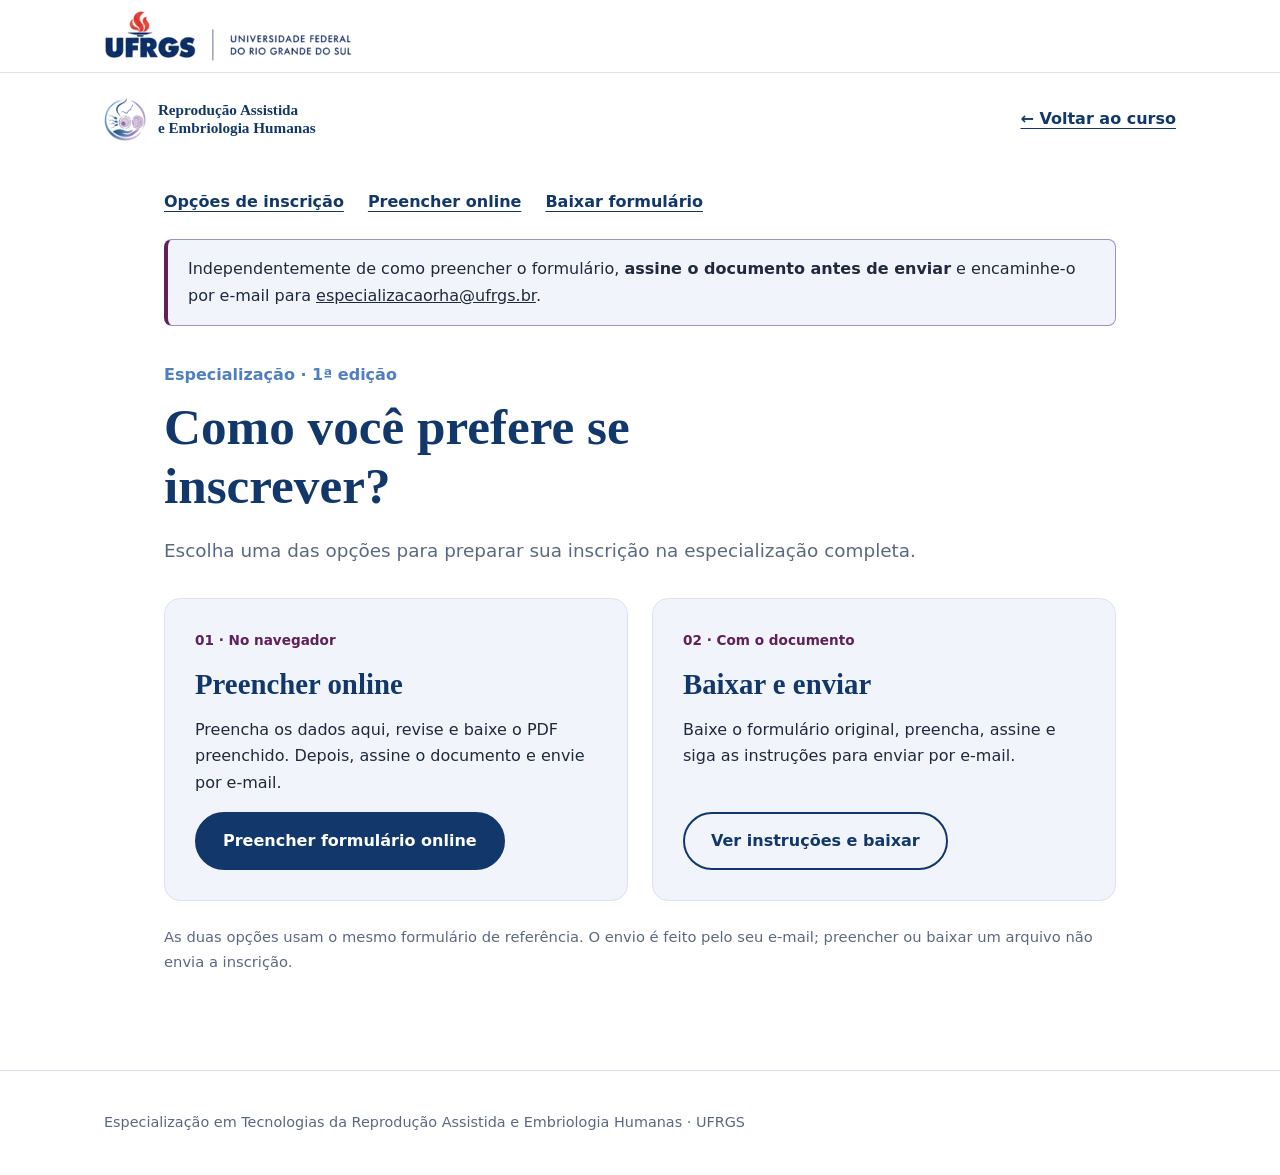
<file: inscricao.html>
<!DOCTYPE html>
<html lang="pt-BR">
<head>
  <meta charset="UTF-8">
  <meta name="viewport" content="width=device-width, initial-scale=1">
  <title>Inscrição | Reprodução Assistida e Embriologia Humanas</title>
  <meta name="robots" content="noindex">
  <link rel="icon" href="assets/logo-curso-emblema.png">
  <link rel="stylesheet" href="style.css">
  <link rel="stylesheet" href="registration.css">
</head>
<body class="registration-page">
  <div class="ufrgs-bar"><div class="container"><img src="assets/ufrgs.png" alt="UFRGS"></div></div>
  <header class="registration-header container">
    <a class="brand" href="index.html"><img src="assets/logo-curso-emblema.png" alt=""><span>Reprodução Assistida<br>e Embriologia Humanas</span></a>
    <a href="index.html">← Voltar ao curso</a>
  </header>
  <main class="container registration-main">
    <nav aria-label="Navegação da inscrição" class="registration-nav"><a href="inscricao.html">Opções de inscrição</a><a href="inscricao-online.html">Preencher online</a><a href="inscricao-instrucoes.html">Baixar formulário</a></nav>
    <div class="submission-notice">Independentemente de como preencher o formulário, <strong>assine o documento antes de enviar</strong> e encaminhe-o por e-mail para <a href="mailto:especializacaorha@ufrgs.br">especializacaorha@ufrgs.br</a>.</div>
    <p class="edition">Especialização · 1ª edição</p>
<h1>Como você prefere se inscrever?</h1>
<p class="registration-lead">Escolha uma das opções para preparar sua inscrição na especialização completa.</p>
<div class="registration-options">
  <article class="registration-option"><span class="option-number">01 · No navegador</span><h2>Preencher online</h2><p>Preencha os dados aqui, revise e baixe o PDF preenchido. Depois, assine o documento e envie por e-mail.</p><a class="btn" href="inscricao-online.html">Preencher formulário online</a></article>
  <article class="registration-option"><span class="option-number">02 · Com o documento</span><h2>Baixar e enviar</h2><p>Baixe o formulário original, preencha, assine e siga as instruções para enviar por e-mail.</p><a class="btn btn-ghost" href="inscricao-instrucoes.html">Ver instruções e baixar</a></article>
</div>
<p class="registration-note">As duas opções usam o mesmo formulário de referência. O envio é feito pelo seu e-mail; preencher ou baixar um arquivo não envia a inscrição.</p>
  </main>
  <footer><div class="container"><p>Especialização em Tecnologias da Reprodução Assistida e Embriologia Humanas · UFRGS</p></div></footer>

</body>
</html>
</file>
<file: style.css>
:root{
  --navy:#12386b; --blue:#4f7fc0; --lav:#a28dcb; --mist:#f2f4fb; --ink:#1e2a3d; --muted:#5c6880;
  --magenta:#e6007e; --plum:#5f2158; --line:#dde2ef; --white:#fff;
}
*,*::before,*::after{margin:0;padding:0;box-sizing:border-box}
html{scroll-behavior:smooth;scroll-padding-top:90px}
body{font-family:'Figtree',system-ui,sans-serif;color:var(--ink);line-height:1.65;background:var(--white)}
img{max-width:100%;display:block}
a{color:inherit}
:focus-visible{outline:3px solid var(--blue);outline-offset:2px}
.container{max-width:1120px;margin:0 auto;padding:0 24px}
h1,h2,h3{font-family:'Fraunces',Georgia,serif;color:var(--navy);line-height:1.15}
h2{font-size:clamp(1.8rem,3.4vw,2.5rem);margin-bottom:1.5rem;max-width:22ch}
h3.sub{font-size:1.3rem;margin:2.5rem 0 1rem}
.section{padding:84px 0}.alt{background:var(--mist)}
.section-sub{color:var(--muted);margin:-.8rem 0 2rem}

.btn{display:inline-block;background:var(--navy);color:#fff;text-decoration:none;font-weight:600;padding:14px 26px;border-radius:999px;border:2px solid var(--navy);transition:background .2s}
.btn:hover{background:var(--blue);border-color:var(--blue)}
.btn-sm{padding:8px 18px;font-size:.9rem}
.btn-ghost{background:transparent;color:var(--navy)}
.btn-ghost:hover{background:var(--navy);border-color:var(--navy);color:#fff}

/* Banner UFRGS */
.ufrgs-bar{background:#fff;border-bottom:1px solid var(--line)}
.ufrgs-bar .container{display:flex;align-items:center;height:72px}
.ufrgs-bar img{height:52px;width:auto}

/* Navbar */
.navbar{position:sticky;top:0;z-index:50;background:rgba(255,255,255,.96);backdrop-filter:blur(8px);border-bottom:1px solid var(--line)}
.nav-content{display:flex;align-items:center;justify-content:space-between;height:68px}
.brand{display:flex;align-items:center;gap:12px;text-decoration:none;font-family:'Fraunces',serif;font-weight:600;font-size:.95rem;line-height:1.2;color:var(--navy)}
.brand img{height:44px;width:auto}
.nav-links{display:flex;align-items:center;gap:20px}
.nav-links a:not(.btn){text-decoration:none;font-weight:500;font-size:.93rem;color:var(--ink)}
.nav-links a:not(.btn):hover{color:var(--blue)}
.menu-btn{display:none;background:none;border:0;font-size:1.7rem;color:var(--navy);cursor:pointer}

/* Hero / capa */
.hero{background:linear-gradient(120deg,#fff 55%,#e9edf9);padding:56px 0 72px}
.hero-grid{display:grid;grid-template-columns:1.15fr .85fr;gap:48px;align-items:center}
.partner-cover{display:inline-flex;flex-direction:column;gap:8px;padding:14px 22px 16px;background:#fff;border:1px solid var(--line);border-left:5px solid var(--magenta);border-radius:6px;margin-bottom:32px}
.partner-cover span{font-size:.85rem;color:var(--muted)}
.partner-cover img{height:44px;width:auto}
.edition{color:var(--blue);font-weight:600;margin-bottom:.6rem}
.hero h1{font-size:clamp(2.2rem,4.8vw,3.6rem);letter-spacing:-.01em;margin-bottom:1.2rem}
.lead{font-size:1.15rem;color:var(--muted);max-width:52ch;margin-bottom:1.8rem}
.hero-cta{display:flex;flex-wrap:wrap;gap:12px}
.status{margin-top:1.4rem;font-weight:600;color:var(--plum)}
.hero-logo img{width:100%;max-width:440px;margin:0 auto}

/* Ficha do curso */
.facts{background:var(--navy);color:#fff}
.facts-grid{display:grid;grid-template-columns:repeat(3,1fr);gap:0}
.facts-grid div{padding:26px 24px;border-bottom:1px solid rgba(255,255,255,.14)}
.facts-grid div:not(:nth-child(3n)){border-right:1px solid rgba(255,255,255,.14)}
.facts-grid div:nth-last-child(-n+3){border-bottom:0}
.facts-grid strong{display:block;font-family:'Fraunces',serif;font-size:1.5rem;font-weight:600}
.facts-grid span{color:#c9d3ea;font-size:.95rem}

/* Objetivos */
.general{background:var(--mist);border-left:5px solid var(--lav);padding:28px 32px;border-radius:6px;max-width:860px}
.general h3{font-size:1.3rem;margin-bottom:.6rem}
.specific{list-style:none;display:grid;grid-template-columns:repeat(2,1fr);gap:16px}
.specific li{padding:20px 22px;border:1px solid var(--line);border-radius:8px;position:relative;padding-left:48px}
.specific li::before{content:"";position:absolute;left:22px;top:28px;width:10px;height:10px;border-radius:50%;background:linear-gradient(135deg,var(--blue),var(--lav))}

/* Imersão prática */
.practice{background:#fff;border-top:1px solid var(--line);border-bottom:1px solid var(--line)}
.practice-grid{display:grid;grid-template-columns:1.2fr .8fr;gap:56px;align-items:center}
.practice h2{max-width:20ch}
.practice p{margin-bottom:1rem;max-width:60ch}
.practice-logo{border-left:5px solid var(--magenta);padding:32px;background:var(--mist);border-radius:6px}

/* Disciplinas */
.subjects{list-style:none;counter-reset:d;display:grid;grid-template-columns:repeat(2,1fr);gap:12px 24px}
.subjects li{counter-increment:d;display:flex;gap:16px;align-items:baseline;padding:16px 0;border-bottom:1px solid var(--line);font-weight:500}
.subjects li::before{content:counter(d);font-family:'Fraunces',serif;font-weight:700;font-size:1.4rem;color:var(--lav);min-width:1.8rem}
.subjects li.practical{grid-column:1/-1;background:var(--mist);padding:18px 20px;border-bottom:0;border-radius:6px;color:var(--navy);font-weight:600}

/* Equipe */
.coord{display:grid;grid-template-columns:repeat(2,1fr);gap:16px;max-width:760px}
.coord div{background:var(--navy);color:#fff;padding:22px 26px;border-radius:8px}
.coord span{display:block;color:#c9d3ea;font-size:.9rem}
.coord strong{font-family:'Fraunces',serif;font-size:1.3rem;font-weight:600}
.team{list-style:none;display:grid;grid-template-columns:repeat(3,1fr);gap:12px}
.team li{display:flex;align-items:center;gap:14px;background:#fff;border:1px solid var(--line);border-radius:8px;padding:12px 16px}
.team strong{display:block;line-height:1.3;font-weight:600}
.team li div span{font-size:.88rem;color:var(--muted)}
.avatar{flex:none;width:42px;height:42px;border-radius:50%;display:grid;place-items:center;background:linear-gradient(135deg,var(--blue),var(--lav));color:#fff;font-weight:700;font-size:.9rem}

/* Investimento */
#investimento h2{max-width:none;white-space:nowrap}
.price-grid{display:grid;grid-template-columns:repeat(3,minmax(0,1fr));gap:20px;width:100%;max-width:none;align-items:stretch}
.price-card{padding:32px;border:1px solid var(--line);border-radius:10px}
.price-card.main{background:var(--navy);border-color:var(--navy);color:#fff}
.price-card span{display:block;color:var(--muted)}
.price-card.main span{color:#c9d3ea}
.price-card strong{font-family:'Fraunces',serif;font-size:clamp(1.9rem,3.6vw,2.6rem);color:inherit}
.price-card:not(.main) strong{color:var(--navy)}

/* Cronograma */
.timeline{list-style:none;position:relative;max-width:640px;margin-bottom:2.5rem;padding-left:34px;border-left:3px solid var(--lav)}
.timeline li{position:relative;padding:0 0 28px}
.timeline li::before{content:"";position:absolute;left:-44px;top:6px;width:15px;height:15px;border-radius:50%;background:#fff;border:4px solid var(--blue)}
.timeline time{display:block;font-family:'Fraunces',serif;font-size:1.35rem;font-weight:600;color:var(--navy)}
.timeline span{color:var(--muted)}
.format{max-width:760px;background:#fff;border:1px solid var(--line);border-radius:8px;padding:24px 28px}
.format p+p{margin-top:.8rem}

/* Contato */
.contact{background:linear-gradient(120deg,var(--navy),#2b4f93);color:#fff}
.contact h2{color:#fff}
.contact-grid{display:grid;grid-template-columns:1.2fr .8fr;gap:48px;align-items:center}
.contact p{margin-bottom:1.5rem;color:#dbe3f5}
.contact .btn{background:#fff;color:var(--navy);border-color:#fff}
.contact .btn:hover{background:var(--lav);border-color:var(--lav);color:#fff}
dl{display:grid;gap:4px}
dt{color:#c9d3ea;font-size:.9rem;margin-top:12px}
dd{font-weight:600}
dd a{text-decoration:none}dd a:hover{text-decoration:underline}

/* Tabs e Filtros de Cursos */
.course-tabs{display:flex;gap:10px;margin-bottom:2rem;flex-wrap:wrap}
.tab-btn{background:#fff;border:1px solid var(--line);color:var(--ink);padding:10px 20px;border-radius:999px;font-weight:600;font-family:inherit;cursor:pointer;transition:all .2s}
.tab-btn:hover{background:var(--mist);border-color:var(--blue)}
.tab-btn.active{background:var(--navy);color:#fff;border-color:var(--navy)}

/* Grid e Flip Cards de Cursos */
.course-grid{display:grid;grid-template-columns:repeat(auto-fit,minmax(min(100%,330px),1fr));gap:24px;perspective:1000px;align-items:start;isolation:isolate}
.course-card{position:relative;height:450px;min-width:0;cursor:pointer;outline:none;z-index:1;perspective:1000px;-webkit-perspective:1000px}
.course-card:hover,.course-card.flipped,.course-card:focus-visible{z-index:10}
.card-inner{position:relative;width:100%;height:100%;transition:transform .6s cubic-bezier(0.4, 0, 0.2, 1);transform-style:preserve-3d;-webkit-transform-style:preserve-3d;transform-origin:center center;border-radius:14px;box-shadow:0 6px 20px rgba(18,56,107,0.08);will-change:transform}
.course-card:hover .card-inner,
.course-card.flipped .card-inner,
.course-card:focus-visible .card-inner{transform:rotateY(180deg)}

.card-front, .card-back{
  position:absolute;
  inset:0;
  width:100%;
  height:100%;
  -webkit-backface-visibility:hidden;
  backface-visibility:hidden;
  -webkit-transform-style:preserve-3d;
  transform-style:preserve-3d;
  border-radius:14px;
  padding:24px;
  display:flex;
  flex-direction:column;
  justify-content:space-between;
  overflow:hidden;
  transform:translateZ(0);
}

/* Frente do Card */
.card-front{
  color:#fff;
  transform:rotateY(0deg);
  z-index:2;
}
.topic-bg-icon{position:absolute;right:15px;bottom:15px;font-size:6.5rem;opacity:0.13;user-select:none;pointer-events:none}
.card-header-badge{display:flex;justify-content:space-between;align-items:center;margin-bottom:8px}
.badge-format{background:rgba(255,255,255,0.22);padding:4px 12px;border-radius:999px;font-size:.78rem;font-weight:600;letter-spacing:0.3px}
.badge-duration{background:rgba(0,0,0,0.3);padding:4px 10px;border-radius:999px;font-size:.75rem}

.card-num-label{font-size:.75rem;text-transform:uppercase;letter-spacing:1px;font-weight:700;color:rgba(255,255,255,0.75);margin-bottom:4px}
.card-title{font-family:'Fraunces',serif;font-size:1.22rem;line-height:1.25;color:#fff;margin-bottom:auto;padding-right:10px}

/* Professores em 1º Plano no Card */
.teacher-foreground{max-height:190px;overflow-y:auto;background:rgba(0,0,0,0.22);padding:10px 12px;border-radius:10px;margin-top:12px;margin-bottom:10px}
.teachers-label{display:block;font-size:.7rem;text-transform:uppercase;letter-spacing:0.4px;opacity:0.85;margin-bottom:6px}
.teacher-avatars-row{display:flex;gap:8px;flex-wrap:wrap}
.teacher-chip{display:flex;align-items:center;gap:6px;background:rgba(255,255,255,0.95);color:var(--ink);padding:4px 10px 4px 6px;border-radius:999px;font-size:.75rem;font-weight:600}
.chip-avatar{width:22px;height:22px;border-radius:50%;background:var(--navy);color:#fff;display:grid;place-items:center;font-size:.65rem;font-weight:700}
.chip-name{overflow-wrap:anywhere}

.card-hover-hint{display:flex;align-items:center;justify-content:space-between;font-size:.78rem;opacity:0.9;border-top:1px solid rgba(255,255,255,0.2);padding-top:8px}
.hint-icon{font-size:.95rem;display:inline-block}

/* Verso do Card (Revealed Details) */
.card-back{
  background:#fff;
  color:var(--ink);
  transform:rotateY(180deg);
  border:2px solid var(--navy);
  box-shadow:0 10px 30px rgba(18,56,107,0.15);
  z-index:1;
  padding:20px 22px;
  overflow-y:auto;
  justify-content:flex-start;
}
.card-back-header{border-bottom:1px solid var(--line);padding-bottom:8px;margin-bottom:10px}
.card-back-header-top{display:flex;align-items:flex-start;justify-content:space-between;gap:8px}
.back-disc-tag{display:inline-block;font-size:.72rem;text-transform:uppercase;letter-spacing:0.6px;color:var(--blue);font-weight:700;margin-bottom:2px}
.card-back-header h4{font-family:'Fraunces',serif;color:var(--navy);font-size:1.05rem;line-height:1.2}
.btn-card-close{background:none;border:none;color:var(--muted);font-size:1.1rem;cursor:pointer;padding:2px 6px;border-radius:4px;line-height:1;transition:color .2s, background .2s}
.btn-card-close:hover{color:var(--navy);background:var(--mist)}

.card-syllabus{margin-bottom:16px;flex:none;padding-right:4px}
.card-syllabus h5, .card-teachers-detail h5{font-size:.78rem;text-transform:uppercase;color:var(--navy);letter-spacing:0.4px;margin-bottom:5px;font-weight:700}
.card-syllabus ul{list-style:none;padding:0}
.card-syllabus li{font-size:.8rem;color:var(--ink);line-height:1.3;margin-bottom:4px;position:relative;padding-left:12px}
.card-syllabus li::before{content:"•";position:absolute;left:0;color:var(--blue);font-weight:bold}

.card-teachers-detail{margin-bottom:10px}
.t-detail-item{display:flex;align-items:center;gap:8px;margin-bottom:3px}
.t-avatar-sm{width:22px;height:22px;border-radius:50%;background:linear-gradient(135deg,var(--blue),var(--lav));color:#fff;display:grid;place-items:center;font-size:.65rem;font-weight:700;flex-shrink:0}
.t-detail-item strong{font-size:.78rem;display:block;line-height:1.1}
.t-title-sm{font-size:.7rem;color:var(--muted);display:block}

.card-action-bar{padding-top:8px;border-top:1px solid var(--line)}
.btn-card-action{width:100%;text-align:center;padding:8px 14px;background:var(--navy);color:#fff;border-radius:8px;font-size:.82rem}
.btn-card-action:hover{background:var(--blue)}

/* Investimento e Formas de Pagamento */
.price-badge{display:inline-block;font-size:.8rem;font-weight:700;text-transform:uppercase;letter-spacing:0.5px;color:var(--muted);margin-bottom:6px}
.price-badge.highlight{color:#c9d3ea}
.price-badge.pix-badge{color:var(--magenta)}
.pix-card{border:2px solid var(--magenta);background:rgba(230,0,126,0.03)}
.price-detail{font-size:.88rem;color:var(--muted);margin-top:8px}
.price-card.main .price-detail{color:#dbe3f5}

.payment-methods-box{margin-top:2.5rem;background:var(--mist);border:1px solid var(--line);border-radius:12px;padding:24px 28px}
.payment-methods-box h3{font-size:1.1rem;margin-bottom:1rem;color:var(--navy)}
.payment-badges-row{display:flex;gap:12px;flex-wrap:wrap}
.pay-badge{background:#fff;border:1px solid var(--line);padding:10px 16px;border-radius:8px;font-size:.88rem;font-weight:600;display:flex;align-items:center;gap:8px;color:var(--navy)}

/* Depoimentos */
.testimonials-grid{display:grid;grid-template-columns:repeat(auto-fit,minmax(280px,1fr));gap:20px;margin-top:1.5rem}
.testimonial-card{background:#fff;border:1px solid var(--line);border-radius:12px;padding:22px;display:flex;flex-direction:column;justify-content:space-between;box-shadow:0 4px 12px rgba(0,0,0,0.03)}
.test-header{display:flex;align-items:center;gap:12px;margin-bottom:12px}
.test-avatar{width:42px;height:42px;border-radius:50%;background:linear-gradient(135deg,var(--navy),var(--blue));color:#fff;display:grid;place-items:center;font-weight:700;font-size:.9rem}
.test-header strong{display:block;font-size:.95rem;color:var(--navy)}
.test-header span{font-size:.8rem;color:var(--muted)}
.test-text{font-style:italic;font-size:.9rem;color:var(--ink);line-height:1.5;margin-bottom:12px}
.test-rating{color:#f59e0b;letter-spacing:2px;font-size:1rem}

/* Rodapé */
footer{background:#fff;padding:40px 0;border-top:1px solid var(--line)}
.footer-content{display:flex;align-items:center;gap:24px;flex-wrap:wrap}
.f-emblem{height:64px;width:auto}
footer p{flex:1;min-width:240px;color:var(--muted);font-size:.9rem}
.f-logos{display:flex;align-items:center;gap:24px}
.f-logos img{height:36px;width:auto}

/* Responsivo */
@media(max-width:900px){
  .hero-grid,.practice-grid,.contact-grid{grid-template-columns:1fr}
  .price-grid{grid-template-columns:1fr}
  .hero-logo{order:-1}.hero-logo img{max-width:260px}
  .facts-grid,.team{grid-template-columns:repeat(2,1fr)}
  .facts-grid div{border-right:0!important;border-bottom:1px solid rgba(255,255,255,.14)!important}
  .specific,.subjects,.coord{grid-template-columns:1fr}
  .menu-btn{display:block}
  .nav-links{display:none;position:absolute;top:68px;left:0;right:0;background:#fff;flex-direction:column;align-items:flex-start;padding:20px 24px;border-bottom:1px solid var(--line)}
  .nav-links.open{display:flex}
}
@media(max-width:560px){
  .section{padding:60px 0}.facts-grid,.team{grid-template-columns:1fr}
  #investimento h2{white-space:normal}
  .ufrgs-bar img{height:42px}.brand span{font-size:.8rem}
}
@media(prefers-reduced-motion:reduce){html{scroll-behavior:auto}.btn{transition:none}}

/* Full, document-sourced discipline content. */
.discipline-summary{font-size:.85rem;line-height:1.5;margin-bottom:14px}
.card-syllabus li.syllabus-heading{padding-left:0;margin-top:12px;font-weight:700;color:var(--navy)}
.card-syllabus li.syllabus-heading::before{content:none}
.card-back-header,.card-teachers-detail{flex-shrink:0}
.teacher-chip{max-width:100%}
.course-card:focus-visible{outline:3px solid var(--blue);outline-offset:4px}
@media(prefers-reduced-motion:reduce){.card-inner{transition:none}}

/* Only the visible card face receives pointer input, including wheel scrolling. */
.card-back{pointer-events:none;touch-action:pan-y}
.course-card:is(:hover,.flipped,:focus-visible) .card-front{pointer-events:none}
.course-card:is(:hover,.flipped,:focus-visible) .card-back{pointer-events:auto}
.teacher-photo{object-fit:cover;object-position:center;flex-shrink:0}
[data-teacher]{display:flex;align-items:center;gap:10px}
</file>
<file: editais.css>
.nav-links a[aria-current="page"]{color:var(--navy);text-decoration:underline;text-underline-offset:6px}
.editais-intro{max-width:65ch;color:var(--muted);margin:20px 0 32px}
.editais-empty,.edital{padding:28px;background:var(--white);border:1px solid var(--line);border-radius:10px}
.edital + .edital{margin-top:32px}
.edital h2{max-width:none;font-size:1.5rem;overflow-wrap:anywhere}
.edital-actions{display:flex;flex-wrap:wrap;gap:12px;margin-bottom:16px}
.edital p{color:var(--muted);margin-bottom:20px}
.edital object{display:block;width:100%;height:75vh;min-height:400px;border:1px solid var(--line)}
.editais-return{margin-top:32px}
@media(max-width:600px){.edital{padding:16px}.edital-actions .btn{width:100%;text-align:center}}
</file>
<file: registration.css>
/* Registration-specific styles; the course site's existing styles are preserved. */
.registration-header{display:flex;justify-content:space-between;align-items:center;gap:24px;padding-top:24px;padding-bottom:24px}
.registration-header>a:last-child,.registration-nav a{color:var(--navy);font-weight:600;text-underline-offset:4px}
.registration-main{padding-top:24px;padding-bottom:80px;max-width:1000px}
.registration-nav{display:flex;flex-wrap:wrap;gap:12px 24px;margin-bottom:24px}
.submission-notice{padding:16px 20px;border:1px solid var(--lav);border-left:4px solid var(--plum);background:var(--mist);border-radius:8px;margin-bottom:36px;overflow-wrap:anywhere}
.registration-page h1{font-size:clamp(2rem,5vw,3.2rem);max-width:24ch;margin-bottom:20px}
.registration-lead{font-size:1.15rem;color:var(--muted);margin-bottom:32px;max-width:65ch}
.registration-options{display:grid;grid-template-columns:1fr 1fr;gap:24px;margin-bottom:24px}
.registration-option{padding:30px;background:var(--mist);border:1px solid var(--line);border-radius:16px;display:flex;flex-direction:column;align-items:flex-start;gap:16px}
.registration-option h2{font-size:1.8rem;margin:0}
.registration-option .btn{margin-top:auto}
.option-number{font-weight:700;color:var(--plum);font-size:.85rem}
.registration-note{color:var(--muted);font-size:.92rem;margin:16px 0}
.registration-steps{padding-left:28px}
.registration-steps>li{padding:12px 0 24px 12px}
.registration-steps h2{font-size:1.5rem;margin-bottom:12px}
.registration-steps p{margin-bottom:16px}
.registration-page fieldset{min-width:0;border:1px solid var(--line);border-radius:12px;padding:24px;margin:32px 0}
.registration-page legend{padding:0 10px;font-family:'Fraunces',Georgia,serif;font-weight:600;font-size:1.25rem;color:var(--navy)}
.registration-fields{display:grid;grid-template-columns:1fr 1fr;gap:20px}
.registration-fields label{display:flex;flex-direction:column;gap:6px;font-weight:600;font-size:.92rem}
.registration-fields input{min-width:0;width:100%;padding:12px;border:1px solid #9ca9bf;border-radius:6px;font:inherit;background:#fff;color:var(--ink)}
.registration-checks{display:grid;gap:14px;margin:20px 0}
.registration-checks label{display:flex;align-items:flex-start;gap:10px}
.registration-checks input{margin-top:6px;flex-shrink:0;accent-color:var(--navy)}
.registration-page button{font-family:inherit;cursor:pointer}
.registration-actions{display:flex;gap:12px;flex-wrap:wrap;margin:24px 0}
.application-review{margin-top:32px;border:1px solid var(--line);border-radius:12px;padding:24px;background:var(--mist)}
.application-review pre{white-space:pre-wrap;overflow-wrap:anywhere;font: .95rem/1.6 system-ui,sans-serif;background:#fff;padding:20px;border-radius:8px;max-height:500px;overflow:auto}
.application-review h3{margin:24px 0 12px}
.registration-page [hidden]{display:none!important}
@media(max-width:650px){.registration-options,.registration-fields{grid-template-columns:1fr}.registration-header{align-items:flex-start;flex-direction:column}.registration-page fieldset{padding:16px}.registration-option{padding:24px}.registration-page .btn{max-width:100%;white-space:normal}.application-review{padding:16px}}
</file>
